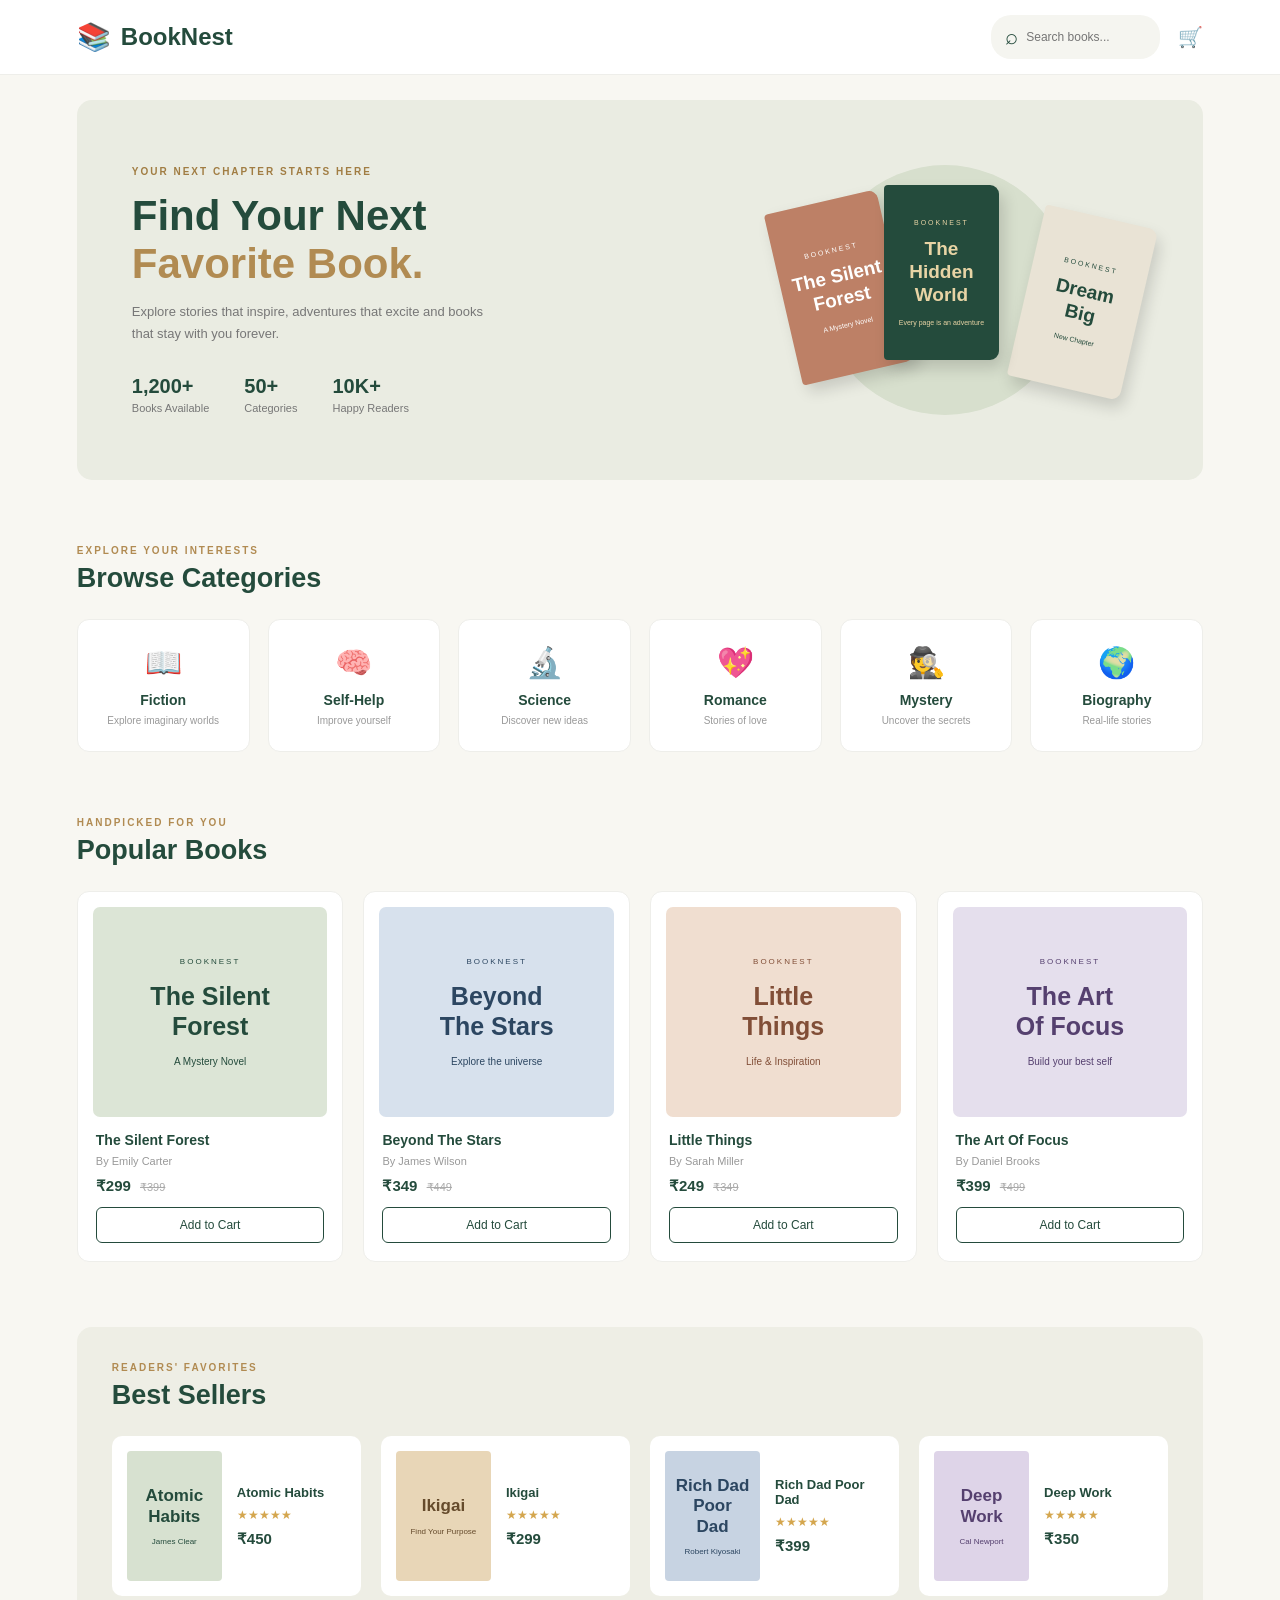
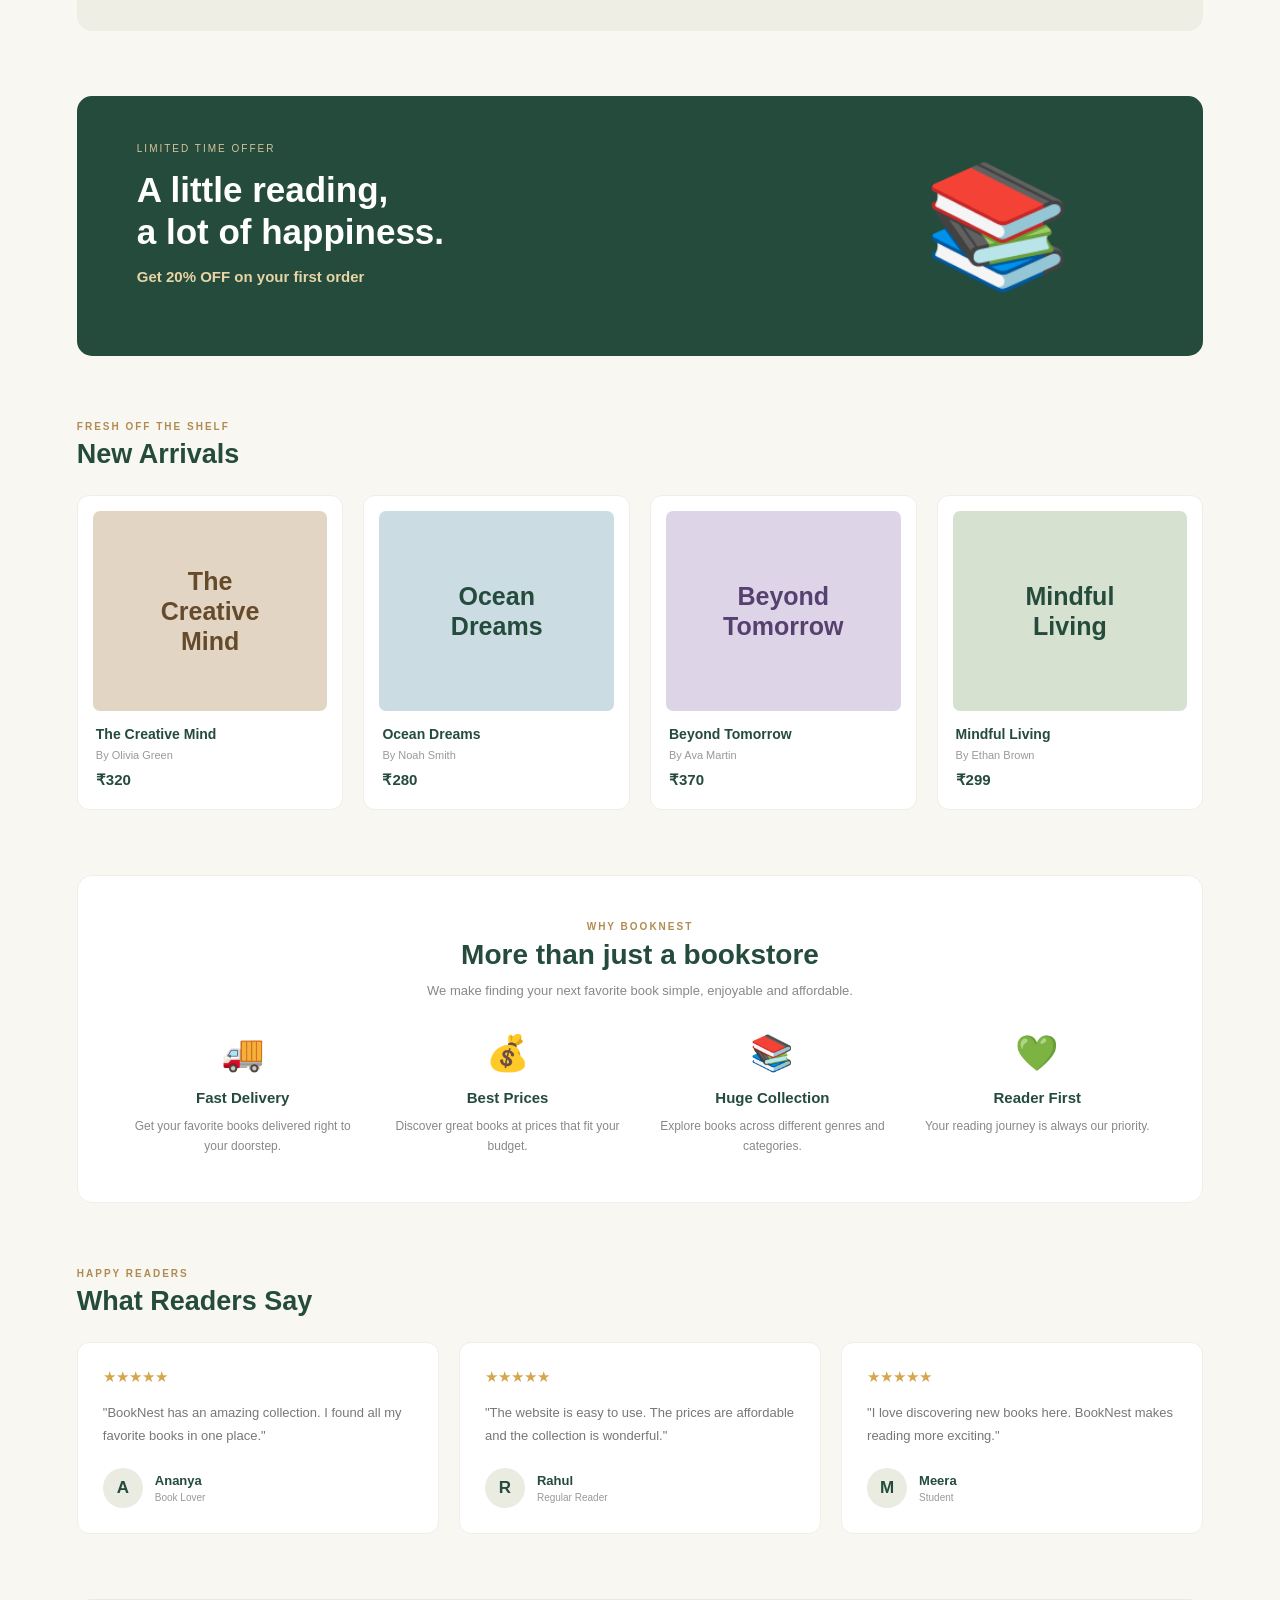
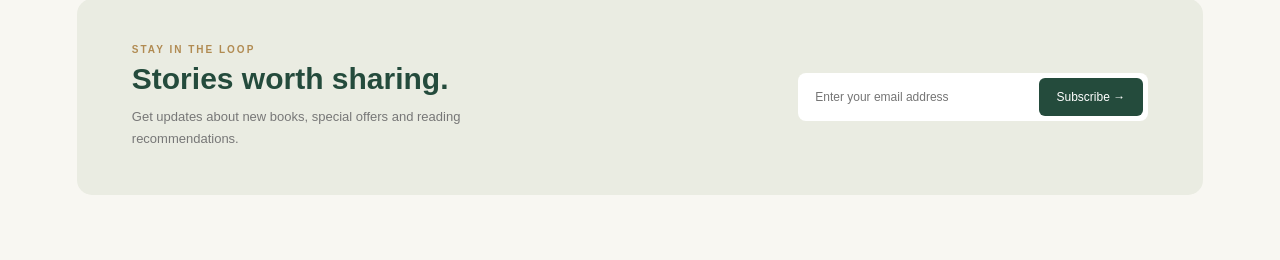
<file: html/index.html>
<!DOCTYPE html>
<html lang="en">
<head>
    <meta charset="UTF-8">
    <meta name="viewport" content="width=device-width, initial-scale=1.0">

    <title>BookNest | Home</title>

    <link rel="stylesheet" href="../css/index.css">
</head>

<body>

<!-- Navigation -->

<header class="navbar">

    <div class="logo">
        <span>📚</span>
        <h2>BookNest</h2>
    </div>

   
    <div class="nav-right">

        <div class="search-box">
            <span>⌕</span>
            <input type="text" id="searchInput"
                   placeholder="Search books...">
        </div>

        <a href="cart.html" class="cart">🛒</a>

        

    </div>

</header>


<!-- Hero Section -->

<section class="hero">

    <div class="hero-content">

        <p class="subtitle">
            YOUR NEXT CHAPTER STARTS HERE
        </p>

        <h1>
            Find Your Next<br>
            <span>Favorite Book.</span>
        </h1>

        <p class="hero-description">
            Explore stories that inspire, adventures
            that excite and books that stay with you
            forever.
        </p>

        

        <div class="stats">

            <div>
                <h3>1,200+</h3>
                <p>Books Available</p>
            </div>

            <div>
                <h3>50+</h3>
                <p>Categories</p>
            </div>

            <div>
                <h3>10K+</h3>
                <p>Happy Readers</p>
            </div>

        </div>

    </div>

    <div class="hero-image">

        <div class="circle"></div>

        <div class="hero-book book-a">
            <span>BOOKNEST</span>
            <h2>The Silent<br>Forest</h2>
            <p>A Mystery Novel</p>
        </div>

        <div class="hero-book book-b">
            <span>BOOKNEST</span>
            <h2>The Hidden<br>World</h2>
            <p>Every page is an adventure</p>
        </div>

        <div class="hero-book book-c">
            <span>BOOKNEST</span>
            <h2>Dream<br>Big</h2>
            <p>New Chapter</p>
        </div>

    </div>

</section>


<!-- Categories -->

<section class="categories section">

    <div class="section-heading">

        <div>
            <p class="section-label">EXPLORE YOUR INTERESTS</p>
            <h2>Browse Categories</h2>
        </div>

       

    </div>

    <div class="category-grid">

        <a href="fiction.html" class="category-card">
            <span>📖</span>
            <h3>Fiction</h3>
            <p>Explore imaginary worlds</p>
        </a>

        <a href="selfhelp.html" class="category-card">
            <span>🧠</span>
            <h3>Self-Help</h3>
            <p>Improve yourself</p>
        </a>

        <a href="science.html" class="category-card">
            <span>🔬</span>
            <h3>Science</h3>
            <p>Discover new ideas</p>
        </a>

        <a href="romance.html" class="category-card">
            <span>💖</span>
            <h3>Romance</h3>
            <p>Stories of love</p>
        </a>

        <a href="mystery.html" class="category-card">
            <span>🕵️</span>
            <h3>Mystery</h3>
            <p>Uncover the secrets</p>
        </a>

        <a href="bio.html" class="category-card">
            <span>🌍</span>
            <h3>Biography</h3>
            <p>Real-life stories</p>
        </a>

    </div>

</section>


<!-- Popular Books -->

<!-- Popular Books -->

<section class="popular section">

    <div class="section-heading">

        <div>
            <p class="section-label">HANDPICKED FOR YOU</p>
            <h2>Popular Books</h2>
        </div>

        

    </div>

    <div class="book-list">

        <div class="book-card">

            <div class="cover cover-one">
                <span>BOOKNEST</span>
                <h3>The Silent<br>Forest</h3>
                <p>A Mystery Novel</p>
            </div>

            <div class="book-info">
                <h3>The Silent Forest</h3>
                <p>By Emily Carter</p>

                <div class="price">
                    ₹299 <span>₹399</span>
                </div>

                <button class="add-cart"  onclick="addToCart(
    'The Silent Forest',
    'Emily Carter',
    299,
    'cover-blue',
    'Mystery'
)">
                    Add to Cart
                </button>
            </div>

        </div>

        <div class="book-card">

            <div class="cover cover-two">
                <span>BOOKNEST</span>
                <h3>Beyond<br>The Stars</h3>
                <p>Explore the universe</p>
            </div>

            <div class="book-info">
                <h3>Beyond The Stars</h3>
                <p>By James Wilson</p>

                <div class="price">
                    ₹349 <span>₹449</span>
                </div>

                <button class="add-cart"  onclick="addToCart(
    'Beyond The Stars',
    'James Wilson',
    349,
    'cover-sky',
    'Science Fiction'
)">
                    Add to Cart
                </button>
            </div>

        </div>

        <div class="book-card">

            <div class="cover cover-three">
                <span>BOOKNEST</span>
                <h3>Little<br>Things</h3>
                <p>Life & Inspiration</p>
            </div>

            <div class="book-info">
                <h3>Little Things</h3>
                <p>By Sarah Miller</p>

                <div class="price">
                    ₹249 <span>₹349</span>
                </div>

                <button class="add-cart"  onclick="addToCart(
    'Little Things',
    'Sarah Miller',
    249,
    'cover-pink',
    'Self Help'
)">
                    Add to Cart
                </button>
            </div>

        </div>

        <div class="book-card">

            <div class="cover cover-four">
                <span>BOOKNEST</span>
                <h3>The Art<br>Of Focus</h3>
                <p>Build your best self</p>
            </div>

            <div class="book-info">
                <h3>The Art Of Focus</h3>
                <p>By Daniel Brooks</p>

                <div class="price">
                    ₹399 <span>₹499</span>
                </div>

                <button class="add-cart"  onclick="addToCart(
    'The Art Of Focus',
    'Daniel Brooks',
    399,
    'cover-purple',
    'Self Help'
)" >
                    Add to Cart
                </button>
            </div>

        </div>

    </div>

</section>



<!-- Best Sellers -->

<section class="bestsellers section">

    <div class="section-heading">

        <div>
            <p class="section-label">READERS' FAVORITES</p>
            <h2>Best Sellers</h2>
        </div>

        

    </div>

    <div class="best-grid">

        <div class="best-card">
            <div class="best-cover best-one">
                <h3>Atomic<br>Habits</h3>
                <p>James Clear</p>
            </div>

            <div class="best-info">
                <h3>Atomic Habits</h3>
                <p>★★★★★</p>
                <h4>₹450</h4>
            </div>
        </div>

        <div class="best-card">
            <div class="best-cover best-two">
                <h3>Ikigai</h3>
                <p>Find Your Purpose</p>
            </div>

            <div class="best-info">
                <h3>Ikigai</h3>
                <p>★★★★★</p>
                <h4>₹299</h4>
            </div>
        </div>

        <div class="best-card">
            <div class="best-cover best-three">
                <h3>Rich Dad<br>Poor Dad</h3>
                <p>Robert Kiyosaki</p>
            </div>

            <div class="best-info">
                <h3>Rich Dad Poor Dad</h3>
                <p>★★★★★</p>
                <h4>₹399</h4>
            </div>
        </div>

        <div class="best-card">
            <div class="best-cover best-four">
                <h3>Deep<br>Work</h3>
                <p>Cal Newport</p>
            </div>

            <div class="best-info">
                <h3>Deep Work</h3>
                <p>★★★★★</p>
                <h4>₹350</h4>
            </div>
        </div>

    </div>

</section>


<!-- Offer Banner -->

<section class="offer section">

    <div class="offer-content">

        <p>LIMITED TIME OFFER</p>

        <h2>
            A little reading,<br>
            a lot of happiness.
        </h2>

        <h3>Get 20% OFF on your first order</h3>

        
    </div>

    <div class="offer-icon">
        📚
    </div>

</section>


<!-- New Arrivals -->

<section class="new-arrivals section">

    <div class="section-heading">

        <div>
            <p class="section-label">FRESH OFF THE SHELF</p>
            <h2>New Arrivals</h2>
        </div>

        

    </div>

    <div class="new-grid">

        <div class="new-card">
            <div class="new-cover new-one">
                <h3>The<br>Creative<br>Mind</h3>
            </div>

            <div class="new-info">
                <h3>The Creative Mind</h3>
                <p>By Olivia Green</p>
                <h4>₹320</h4>
            </div>
        </div>

        <div class="new-card">
            <div class="new-cover new-two">
                <h3>Ocean<br>Dreams</h3>
            </div>

            <div class="new-info">
                <h3>Ocean Dreams</h3>
                <p>By Noah Smith</p>
                <h4>₹280</h4>
            </div>
        </div>

        <div class="new-card">
            <div class="new-cover new-three">
                <h3>Beyond<br>Tomorrow</h3>
            </div>

            <div class="new-info">
                <h3>Beyond Tomorrow</h3>
                <p>By Ava Martin</p>
                <h4>₹370</h4>
            </div>
        </div>

        <div class="new-card">
            <div class="new-cover new-four">
                <h3>Mindful<br>Living</h3>
            </div>

            <div class="new-info">
                <h3>Mindful Living</h3>
                <p>By Ethan Brown</p>
                <h4>₹299</h4>
            </div>
        </div>

    </div>

</section>


<!-- Why BookNest -->

<section class="why section">

    <div class="why-heading">
        <p class="section-label">WHY BOOKNEST</p>
        <h2>More than just a bookstore</h2>
        <p>
            We make finding your next favorite book
            simple, enjoyable and affordable.
        </p>
    </div>

    <div class="why-grid">

        <div class="why-card">
            <span>🚚</span>
            <h3>Fast Delivery</h3>
            <p>
                Get your favorite books delivered
                right to your doorstep.
            </p>
        </div>

        <div class="why-card">
            <span>💰</span>
            <h3>Best Prices</h3>
            <p>
                Discover great books at prices
                that fit your budget.
            </p>
        </div>

        <div class="why-card">
            <span>📚</span>
            <h3>Huge Collection</h3>
            <p>
                Explore books across different
                genres and categories.
            </p>
        </div>

        <div class="why-card">
            <span>💚</span>
            <h3>Reader First</h3>
            <p>
                Your reading journey is
                always our priority.
            </p>
        </div>

    </div>

</section>


<!-- Customer Reviews -->

<section class="reviews section">

    <div class="section-heading">

        <div>
            <p class="section-label">HAPPY READERS</p>
            <h2>What Readers Say</h2>
        </div>

    </div>

    <div class="review-grid">

        <div class="review-card">
            <p class="stars">★★★★★</p>

            <p class="review-text">
                "BookNest has an amazing collection.
                I found all my favorite books in one place."
            </p>

            <div class="review-user">
                <div class="avatar">A</div>

                <div>
                    <h3>Ananya</h3>
                    <p>Book Lover</p>
                </div>
            </div>
        </div>

        <div class="review-card">
            <p class="stars">★★★★★</p>

            <p class="review-text">
                "The website is easy to use.
                The prices are affordable and the
                collection is wonderful."
            </p>

            <div class="review-user">
                <div class="avatar">R</div>

                <div>
                    <h3>Rahul</h3>
                    <p>Regular Reader</p>
                </div>
            </div>
        </div>

        <div class="review-card">
            <p class="stars">★★★★★</p>

            <p class="review-text">
                "I love discovering new books here.
                BookNest makes reading more exciting."
            </p>

            <div class="review-user">
                <div class="avatar">M</div>

                <div>
                    <h3>Meera</h3>
                    <p>Student</p>
                </div>
            </div>
        </div>

    </div>

</section>


<!-- Newsletter -->

<section class="newsletter">

    <div>
        <p class="section-label">STAY IN THE LOOP</p>

        <h2>Stories worth sharing.</h2>

        <p>
            Get updates about new books,
            special offers and reading recommendations.
        </p>
    </div>

    <form id="newsletterForm">

        <input type="email"
               id="newsletterEmail"
               placeholder="Enter your email address"
               required>

        <button type="submit">
            Subscribe →
        </button>

    </form>

</section>





<script src="../js/index.js"></script>
<script src="../js/cart.js"></script>

</body>
</html>
</file>
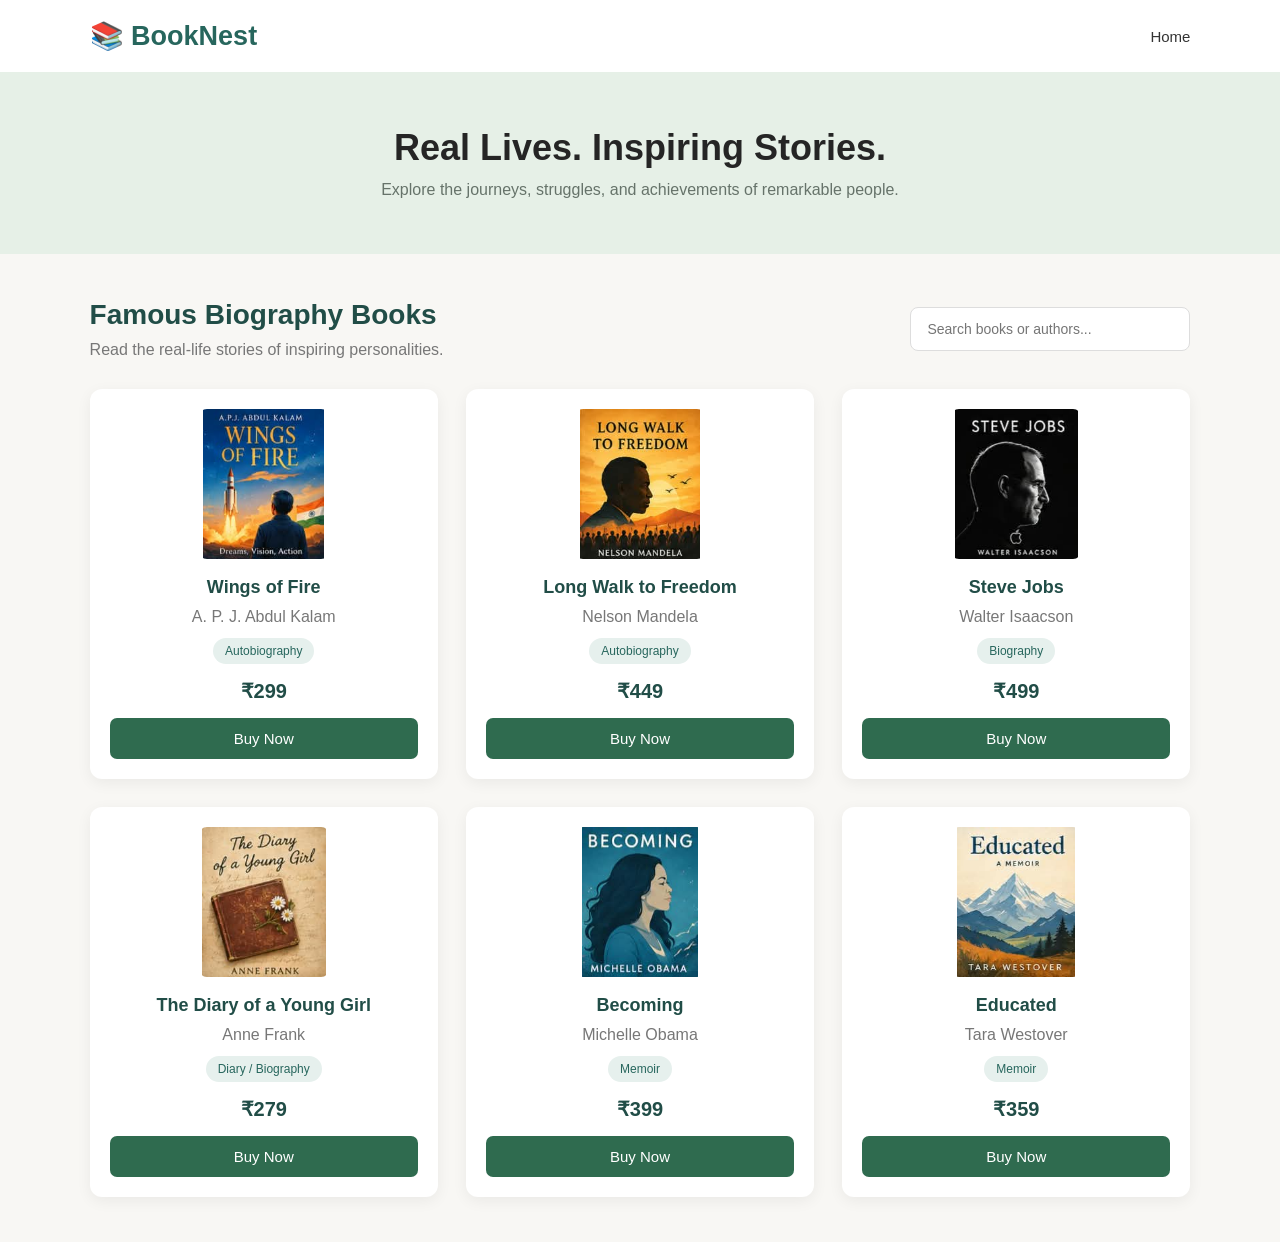
<file: html/bio.html>
<!DOCTYPE html>
<html lang="en">
<head>
    <meta charset="UTF-8">
    <meta name="viewport" content="width=device-width, initial-scale=1.0">
    <title>BookNest | Biography Books</title>
    <link rel="stylesheet" href="../css/bio.css">
</head>
<body>

    <header class="navbar">
        <h2 class="logo">📚 BookNest</h2>

        <nav>
            <a href="index.html">Home</a>
            
        </nav>
    </header>

    <section class="hero">
        <div>
            <h1>Real Lives. Inspiring Stories.</h1>
            <p>Explore the journeys, struggles, and achievements of remarkable people.</p>
        </div>
    </section>

    <section class="books-section">

        <div class="section-heading">
            <div>
                <h2>Famous Biography Books</h2>
                <p>Read the real-life stories of inspiring personalities.</p>
            </div>

            <input
                type="text"
                id="searchInput"
                placeholder="Search books or authors..."
            >
        </div>

        <div class="book-container" id="bookContainer">

            <div class="book-card">
                <div class="book-cover">
                    <img src="../images/wings.jpeg" alt="Wings of Fire">
                </div>
                <h3>Wings of Fire</h3>
                <p>A. P. J. Abdul Kalam</p>
                <span class="genre">Autobiography</span>
                <h4>₹299</h4>
                <button class="buy-btn"
                    onclick="buyBook('Wings of Fire','A. P. J. Abdul Kalam',299,'../images/wings.jpeg','Autobiography')">
                    Buy Now
                </button>
            </div>

            <div class="book-card">
                <div class="book-cover">
                    <img src="../images/long.jpeg"
                         alt="Long Walk to Freedom">
                </div>
                <h3>Long Walk to Freedom</h3>
                <p>Nelson Mandela</p>
                <span class="genre">Autobiography</span>
                <h4>₹449</h4>
                <button class="buy-btn"
                    onclick="buyBook('Long Walk to Freedom','Nelson Mandela',449,'../images/long.jpeg','Autobiography')">
                    Buy Now
                </button>
            </div>

            <div class="book-card">
                <div class="book-cover">
                    <img src="../images/jobs.jpeg" alt="Steve Jobs">
                </div>
                <h3>Steve Jobs</h3>
                <p>Walter Isaacson</p>
                <span class="genre">Biography</span>
                <h4>₹499</h4>
                <button class="buy-btn"
                    onclick="buyBook('Steve Jobs','Walter Isaacson',499,'../images/jobs.jpeg','Biography')">
                    Buy Now
                </button>
            </div>

            <div class="book-card">
                <div class="book-cover">
                    <img src="../images/diary.jpeg"
                         alt="The Diary of a Young Girl">
                </div>
                <h3>The Diary of a Young Girl</h3>
                <p>Anne Frank</p>
                <span class="genre">Diary / Biography</span>
                <h4>₹279</h4>
                <button class="buy-btn"
                    onclick="buyBook('The Diary of a Young Girl','Anne Frank',279,'../images/diary.jpeg','Diary / Biography')">
                    Buy Now
                </button>
            </div>

            <div class="book-card">
                <div class="book-cover">
                    <img src="../images/becoming.jpeg" alt="Becoming">
                </div>
                <h3>Becoming</h3>
                <p>Michelle Obama</p>
                <span class="genre">Memoir</span>
                <h4>₹399</h4>
                <button class="buy-btn"
                    onclick="buyBook('Becoming','Michelle Obama',399,'../images/becoming.jpeg','Memoir')">
                    Buy Now
                </button>
            </div>

            <div class="book-card">
                <div class="book-cover">
                    <img src="../images/educated.jpeg" alt="Educated">
                </div>
                <h3>Educated</h3>
                <p>Tara Westover</p>
                <span class="genre">Memoir</span>
                <h4>₹359</h4>
                <button class="buy-btn"
                    onclick="buyBook('Educated','Tara Westover',359,'../images/educated.jpeg','Memoir')">
                    Buy Now
                </button>
            </div>

        </div>

        <p id="noBooks">No books found.</p>

    </section>

    <script src="../js/bio.js"></script>
</body>
</html>
</file>
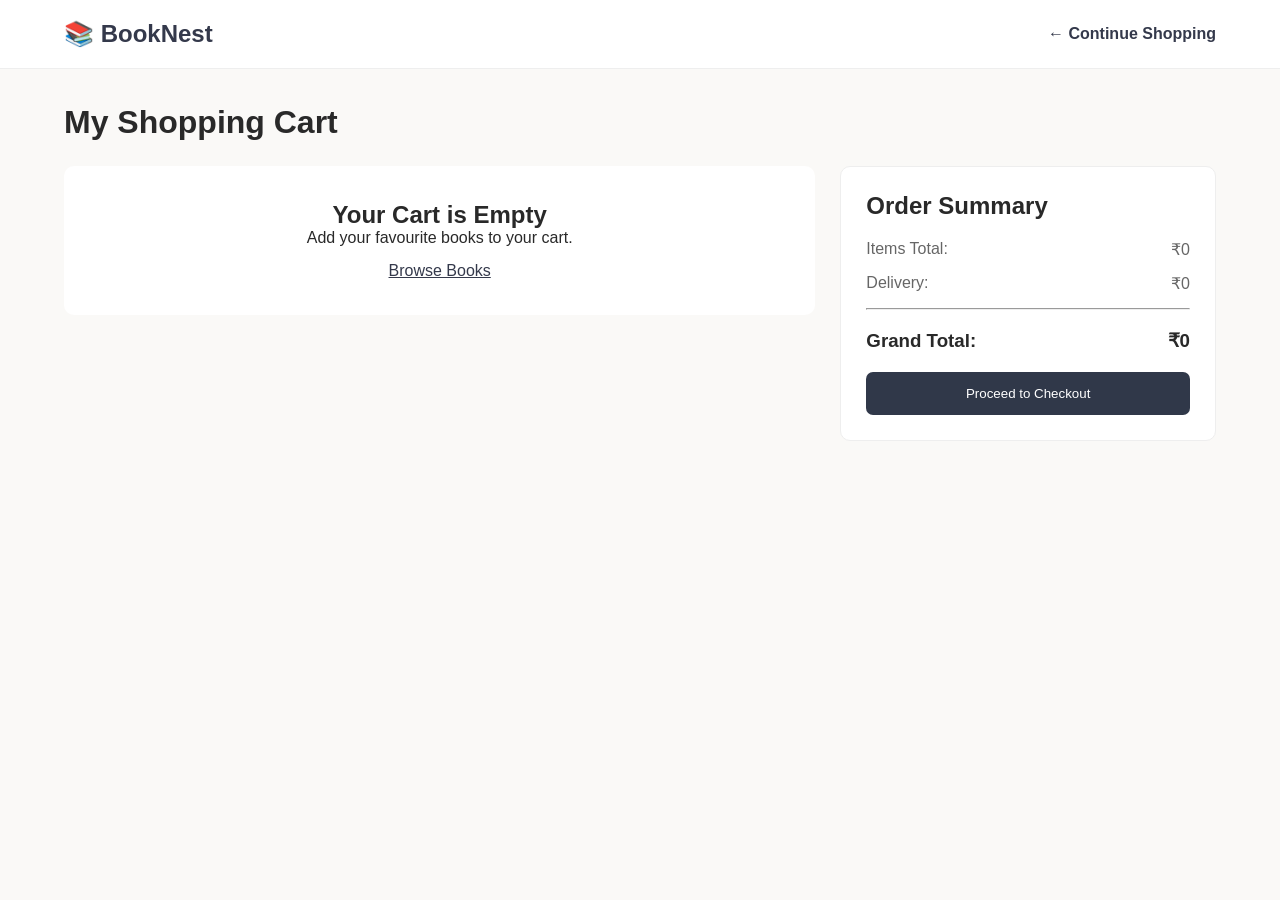
<file: html/cart.html>
<!DOCTYPE html>
<html lang="en">
<head>
    <meta charset="UTF-8">
    <meta name="viewport" content="width=device-width, initial-scale=1.0">
    <title>BookNest | My Cart</title>
    <link rel="stylesheet" href="../css/cart.css">
</head>
<body>

<header class="navbar">
    <h2>📚 BookNest</h2>
    <a href="index.html">← Continue Shopping</a>
</header>

<main class="cart-container">

    <h1>My Shopping Cart</h1>

    <div class="cart-layout">

        <div id="cartItems"></div>

        <div class="summary">
            <h2>Order Summary</h2>

            <p>Items Total: <span id="itemsTotal">₹0</span></p>
            <p>Delivery: <span id="delivery">₹0</span></p>

            <hr>

            <h3>Grand Total: <span id="grandTotal">₹0</span></h3>

            <button onclick="checkout()">Proceed to Checkout</button>
        </div>

    </div>

</main>

<script src="../js/cart.js"></script>
<script src="../js/cart-page.js"></script>

</body>
</html>
</file>
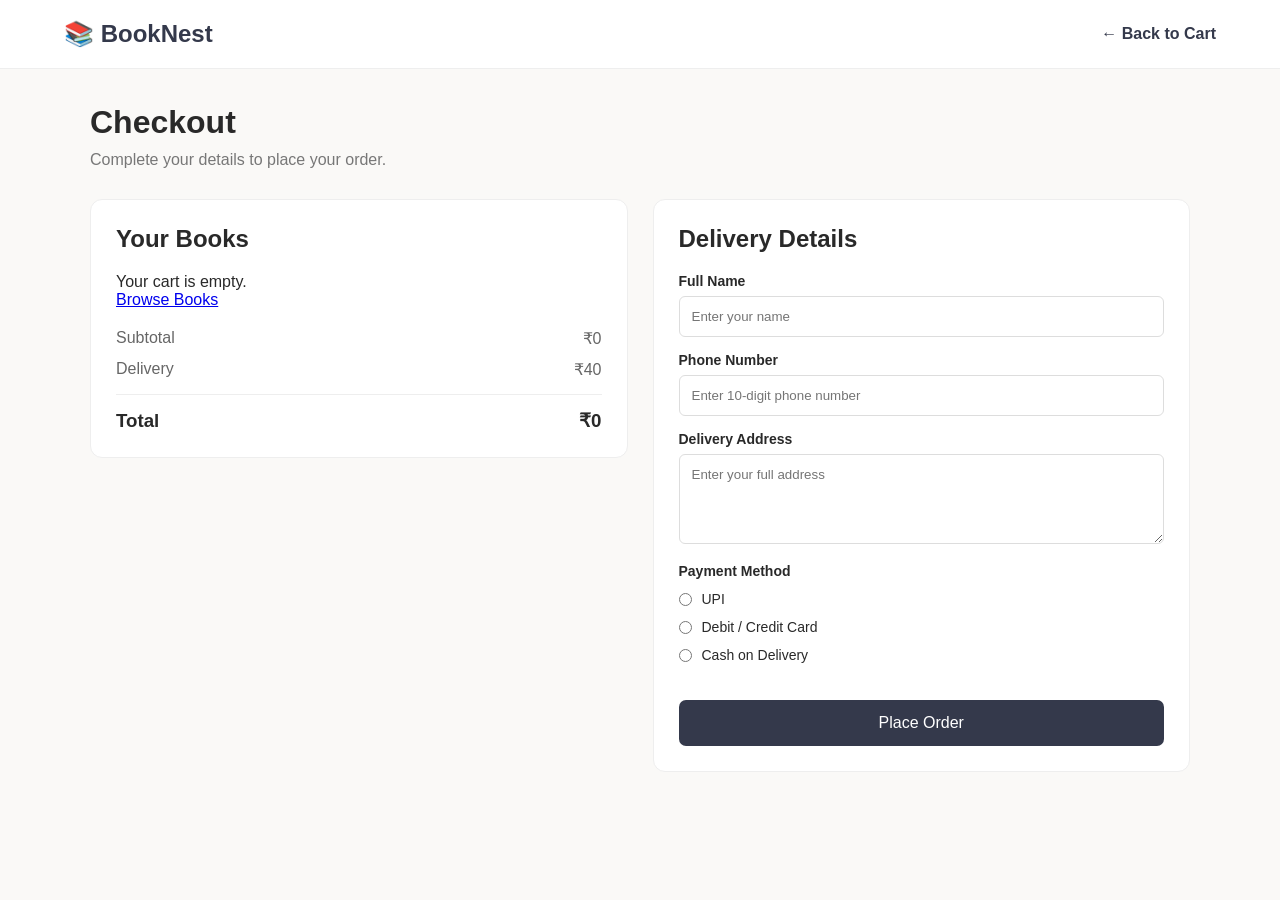
<file: html/corder.html>
<!DOCTYPE html>
<html lang="en">
<head>
    <meta charset="UTF-8">
    <meta name="viewport" content="width=device-width, initial-scale=1.0">
    <title>BookNest | Checkout</title>
    <link rel="stylesheet" href="../css/corder.css">
</head>
<body>

<header class="navbar">
    <h2>📚 BookNest</h2>
    <a href="cart.html">← Back to Cart</a>
</header>

<main class="checkout-container">

    <h1>Checkout</h1>
    <p class="subtitle">Complete your details to place your order.</p>

    <div class="checkout-layout">

        <!-- Order Summary -->
        <section class="order-summary">
            <h2>Your Books</h2>

            <div id="orderBooks"></div>

            <div class="total-box">
                <p>Subtotal <span id="subtotal">₹0</span></p>
                <p>Delivery <span id="delivery">₹40</span></p>
                <h3>Total <span id="total">₹0</span></h3>
            </div>
        </section>

        <!-- Customer Form -->
        <section class="customer-form">
            <h2>Delivery Details</h2>

            <form id="orderForm">

                <label>Full Name</label>
                <input type="text" id="customerName"
                       placeholder="Enter your name" required>

                <label>Phone Number</label>
                <input type="tel" id="phone"
                       placeholder="Enter 10-digit phone number"
                       pattern="[0-9]{10}" required>

                <label>Delivery Address</label>
                <textarea id="address"
                          placeholder="Enter your full address"
                          required></textarea>

                <label>Payment Method</label>

                <div class="payment-option">
                    <input type="radio" name="payment"
                           value="UPI" id="upi" required>
                    <label for="upi">UPI</label>
                </div>

                <div class="payment-option">
                    <input type="radio" name="payment"
                           value="Debit/Credit Card" id="card">
                    <label for="card">Debit / Credit Card</label>
                </div>

                <div class="payment-option">
                    <input type="radio" name="payment"
                           value="Cash on Delivery" id="cod">
                    <label for="cod">Cash on Delivery</label>
                </div>

                <div id="upiBox" class="upi-box">
                    <label>UPI ID</label>
                    <input type="text" id="upiId"
                           placeholder="example@upi">
                </div>

                <button type="submit" id="placeOrderBtn">
                    Place Order
                </button>

            </form>

            <div id="confirmation" class="confirmation">
                <h2>🎉 Order Confirmed!</h2>
                <p>Your order has been placed successfully.</p>
                <p id="orderNumber"></p>

                

                <a href="home.html" class="continue-btn">
                    Continue Shopping
                </a>
            </div>

        </section>

    </div>

</main>

<script src="../js/cart.js"></script>
<script src="../js/corder.js"></script>

</body>
</html>
</file>
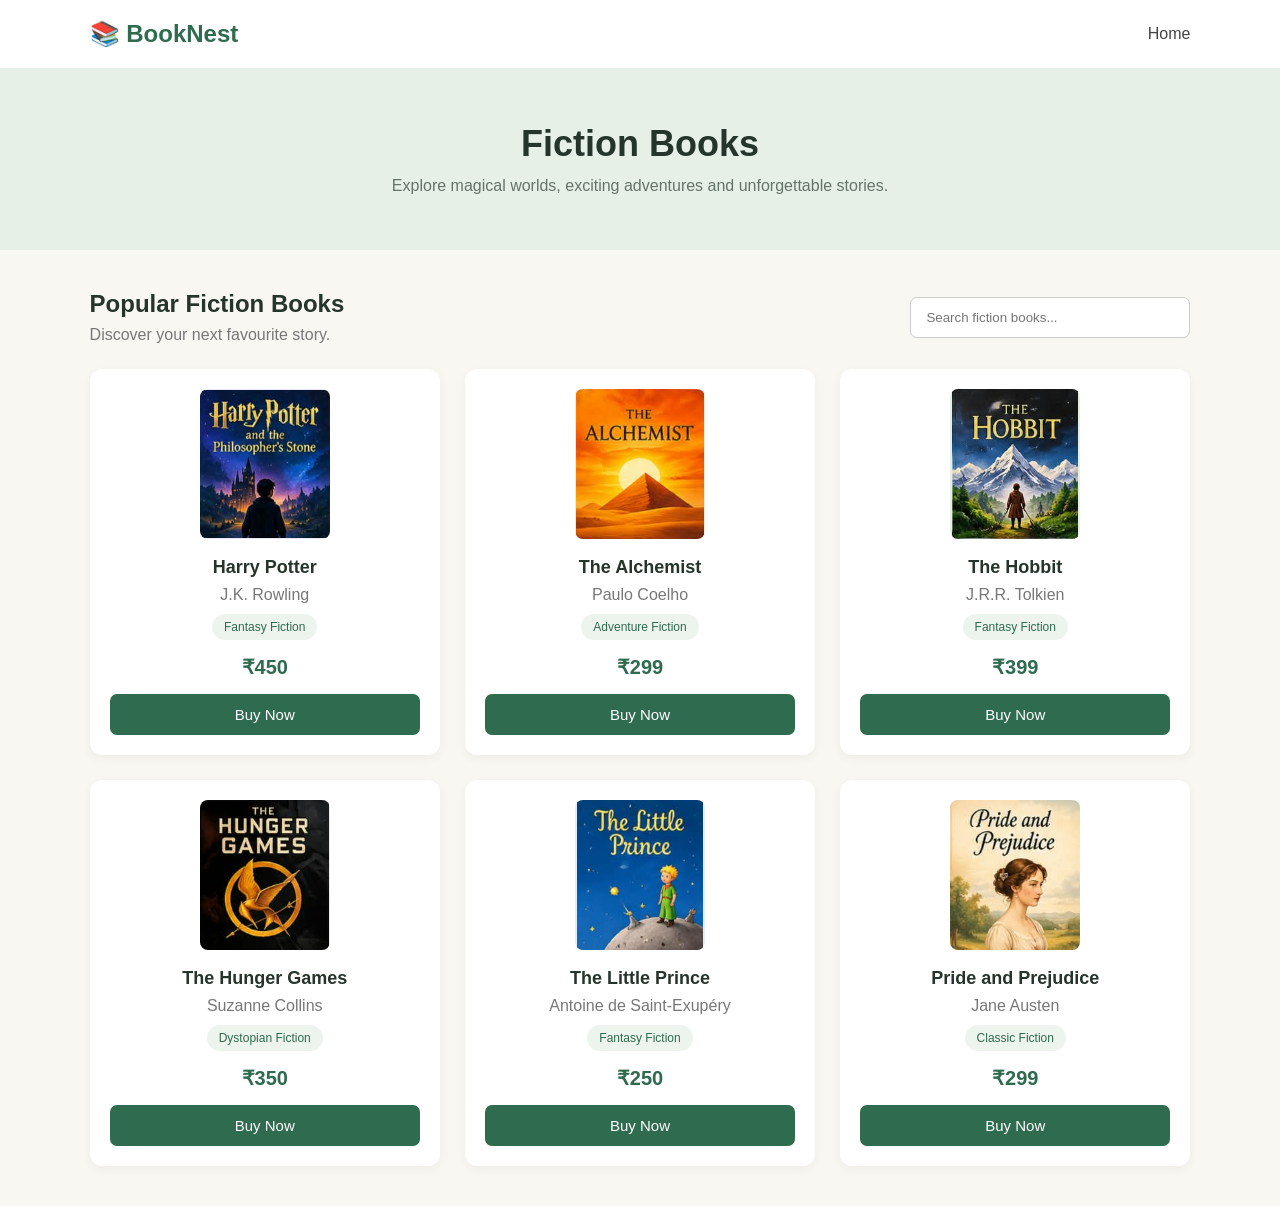
<file: html/fiction.html>
<!DOCTYPE html>
<html lang="en">
<head>
    <meta charset="UTF-8">
    <meta name="viewport" content="width=device-width, initial-scale=1.0">
    <title>BookNest | Fiction Books</title>
    <link rel="stylesheet" href="../css/fiction.css">
</head>
<body>

<header class="navbar">
    <h2>📚 BookNest</h2>

    <nav>
        <a href="index.html">Home</a>
        
    </nav>
</header>

<section class="hero">
    <h1>Fiction Books</h1>
    <p>Explore magical worlds, exciting adventures and unforgettable stories.</p>
</section>

<section class="books-section">

    <div class="section-heading">
        <div>
            <h2>Popular Fiction Books</h2>
            <p>Discover your next favourite story.</p>
        </div>

        <input type="text" id="searchInput"
               placeholder="Search fiction books...">
    </div>

    <div class="book-container" id="bookContainer">

        <div class="book-card">
            <div class="book-cover cover1">
                <img src="../images/harry2.jpeg" alt="Harry Potter book">
            </div>
            <h3>Harry Potter</h3>
            <p>J.K. Rowling</p>
            <span>Fantasy Fiction</span>
            <h4>₹450</h4>
            <button class="buy-btn"  onclick="buyBook('Harry Potter','J.K.Rowling',450,'../images/harrypotter.jpeg','Fantasy Fiction')">
                Buy Now</button>
        </div>

        <div class="book-card">
            <div class="book-cover cover2">
                <img src="../images/alchemist1.jpeg" alt="The Alchemist book">
            </div>
            <h3>The Alchemist</h3>
            <p>Paulo Coelho</p>
            <span>Adventure Fiction</span>
            <h4>₹299</h4>
            <button class="buy-btn"  onclick="buyBook('The Alchemist','Paulo Coelho',299,'../images/alchemist.jpeg','Adventure Fiction')">Buy Now</button>
        </div>

        <div class="book-card">
            <div class="book-cover cover3">
                <img src="../images/hobbit1.jpeg" alt="The Hobbit book">
            </div>
            <h3>The Hobbit</h3>
            <p>J.R.R. Tolkien</p>
            <span>Fantasy Fiction</span>
            <h4>₹399</h4>
            <button class="buy-btn"  onclick="buyBook('The Hobbit','J.R.R.Tolktien',399,'../images/hobbit.jpeg','Fantasy Fiction')">Buy Now</button>
        </div>

        <div class="book-card">
            <div class="book-cover cover4">
                <img src="../images/hunger.jpeg" alt="The Hunger Games book">
            </div>
            <h3>The Hunger Games</h3>
            <p>Suzanne Collins</p>
            <span>Dystopian Fiction</span>
            <h4>₹350</h4>
            <button class="buy-btn"  onclick="buyBook('The Hunger Games','Suzanne Collins',350,'../images/hunger.jpeg','Dystopian Fiction')">Buy Now</button>
        </div>

        <div class="book-card">
            <div class="book-cover cover5">
                <img src="../images/little.jpeg" alt="The Little Prince book">
            </div>
            <h3>The Little Prince</h3>
            <p>Antoine de Saint-Exupéry</p>
            <span>Fantasy Fiction</span>
            <h4>₹250</h4>
            <button class="buy-btn"  onclick="buyBook('The Little Prince','Antoine de Saint-Exupéry',250,'../images/little.jpeg','Fantasy Fiction')">Buy Now</button>
        </div>

        <div class="book-card">
            <div class="book-cover cover6">
                <img src="../images/pride.jpeg" alt="Pride and Prejudice book">
            </div>
            <h3>Pride and Prejudice</h3>
            <p>Jane Austen</p>
            <span>Classic Fiction</span>
            <h4>₹299</h4>
            <button class="buy-btn"  onclick="buyBook('Pride and Prejudice','Jane Austen',299,'../images/pride.jpeg','Classic Fiction')">Buy Now</button>
        </div>

    </div>

    <p id="noBooks">No books found.</p>

</section>


<script src="../js/fiction.js"></script>
</body>
</html>
</file>
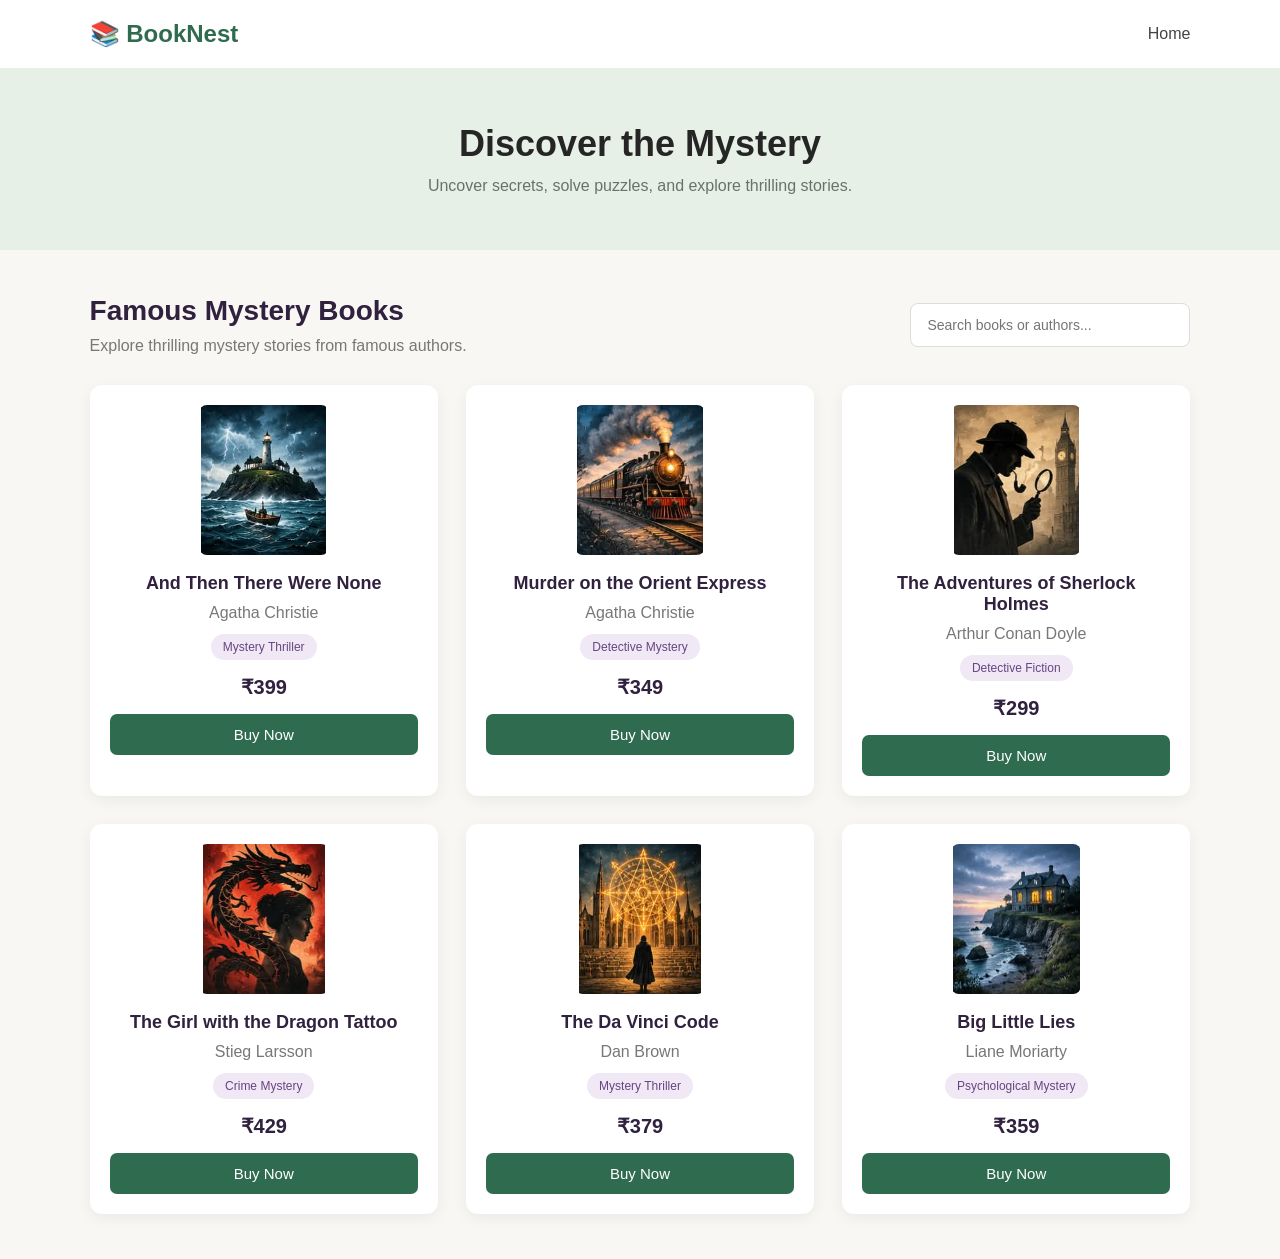
<file: html/mystery.html>
<!DOCTYPE html>
<html lang="en">
<head>
    <meta charset="UTF-8">
    <meta name="viewport" content="width=device-width, initial-scale=1.0">
    <title>BookNest | Mystery Books</title>
    <link rel="stylesheet" href="../css/mystery.css">
</head>
<body>

    <header class="navbar">
        <h2 class="logo">📚 BookNest</h2>

        <nav>
            <a href="index.html">Home</a>
            
        </nav>
    </header>

    <section class="hero">
        <div>
            <h1>Discover the Mystery</h1>
            <p>Uncover secrets, solve puzzles, and explore thrilling stories.</p>
        </div>
    </section>

    <section class="books-section">

        <div class="section-heading">
            <div>
                <h2>Famous Mystery Books</h2>
                <p>Explore thrilling mystery stories from famous authors.</p>
            </div>

            <input
                type="text"
                id="searchInput"
                placeholder="Search books or authors..."
            >
        </div>

        <div class="book-container" id="bookContainer">

            <div class="book-card">
                <div class="book-cover cover1">
                    <img src="../images/none.jpeg"
                         alt="And Then There Were None">
                </div>
                <h3>And Then There Were None</h3>
                <p>Agatha Christie</p>
                <span class="genre">Mystery Thriller</span>
                <h4>₹399</h4>
                <button class="buy-btn"
                        onclick="buyBook('And Then There Were None','Agatha Christie',399,'../images/none.jpeg','Mystery Thriller')">
                    Buy Now
                </button>
            </div>

            <div class="book-card">
                <div class="book-cover cover2">
                    <img src="../images/murder.jpeg"
                         alt="Murder on the Orient Express">
                </div>
                <h3>Murder on the Orient Express</h3>
                <p>Agatha Christie</p>
                <span class="genre">Detective Mystery</span>
                <h4>₹349</h4>
                <button class="buy-btn"
                        onclick="buyBook('Murder on the Orient Express','Agatha Christie',349,'../images/murder.jpeg','Detective Mystery')">
                    Buy Now
                </button>
            </div>

            <div class="book-card">
                <div class="book-cover cover3">
                    <img src="../images/sherlock.jpeg"
                         alt="The Adventures of Sherlock Holmes">
                </div>
                <h3>The Adventures of Sherlock Holmes</h3>
                <p>Arthur Conan Doyle</p>
                <span class="genre">Detective Fiction</span>
                <h4>₹299</h4>
                <button class="buy-btn"
                        onclick="buyBook('The Adventures of Sherlock Holmes','Arthur Conan Doyle',299,'../images/sherlock.jpeg','Detective Fiction')">
                    Buy Now
                </button>
            </div>

            <div class="book-card">
                <div class="book-cover cover4">
                    <img src="../images/tatto.jpeg"
                         alt="The Girl with the Dragon Tattoo">
                </div>
                <h3>The Girl with the Dragon Tattoo</h3>
                <p>Stieg Larsson</p>
                <span class="genre">Crime Mystery</span>
                <h4>₹429</h4>
                <button class="buy-btn"
                        onclick="buyBook('The Girl with the Dragon Tattoo','Stieg Larsson',429,'../images/tatto.jpeg','Crime Mystery')">
                    Buy Now
                </button>
            </div>

            <div class="book-card">
                <div class="book-cover cover5">
                    <img src="../images/code.jpeg"
                         alt="The Da Vinci Code">
                </div>
                <h3>The Da Vinci Code</h3>
                <p>Dan Brown</p>
                <span class="genre">Mystery Thriller</span>
                <h4>₹379</h4>
                <button class="buy-btn"
                        onclick="buyBook('The Da Vinci Code','Dan Brown',379,'../images/code.jpeg','Mystery Thriller')">
                    Buy Now
                </button>
            </div>

            <div class="book-card">
                <div class="book-cover cover6">
                    <img src="../images/lies.jpeg"
                         alt="Big Little Lies">
                </div>
                <h3>Big Little Lies</h3>
                <p>Liane Moriarty</p>
                <span class="genre">Psychological Mystery</span>
                <h4>₹359</h4>
                <button class="buy-btn"
                        onclick="buyBook('Big Little Lies','Liane Moriarty',359,'../images/lies.jpeg','Psychological Mystery')">
                    Buy Now
                </button>
            </div>

        </div>

        <p id="noBooks">No books found.</p>

    </section>

    <script src="../js/mystery.js"></script>
</body>
</html>
</file>
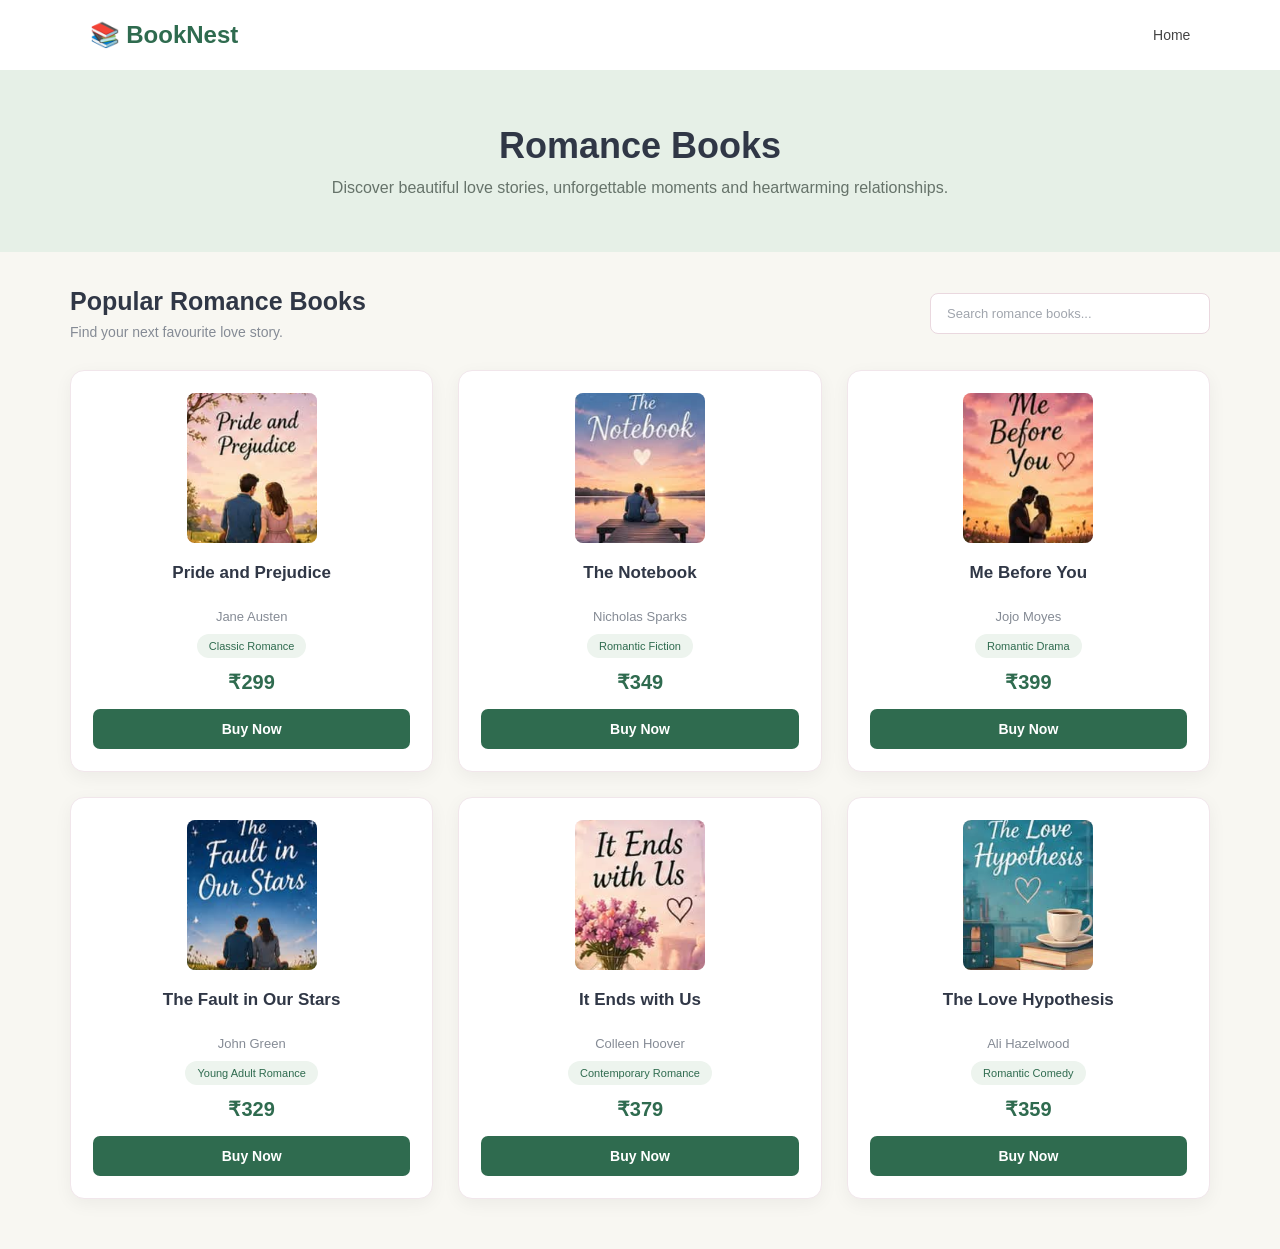
<file: html/romance.html>
<!DOCTYPE html>
<html lang="en">
<head>
    <meta charset="UTF-8">
    <meta name="viewport" content="width=device-width, initial-scale=1.0">

    <title>BookNest | Romance Books</title>

    <link rel="stylesheet" href="../css/romance.css">
</head>

<body>

<header class="navbar">
    <h2>📚 BookNest</h2>

    <nav>
        <a href="index.html">Home</a>
        
    </nav>
</header>

<section class="hero">
    <h1>Romance Books</h1>

    <p>
        Discover beautiful love stories, unforgettable moments
        and heartwarming relationships.
    </p>
</section>

<section class="books-section">

    <div class="section-heading">
        <div>
            <h2>Popular Romance Books</h2>
            <p>Find your next favourite love story.</p>
        </div>

        <input
            type="text"
            id="searchInput"
            placeholder="Search romance books..."
        >
    </div>

    <div class="book-container" id="bookContainer">

        <!-- Book 1 -->
        <div class="book-card">
            <div class="book-cover cover1">
                <img src="../images/prejudice.jpeg"
                     alt="Pride and Prejudice">
            </div>

            <h3>Pride and Prejudice</h3>
            <p>Jane Austen</p>
            <span>Classic Romance</span>
            <h4>₹299</h4>

            <button class="buy-btn"
                onclick="buyBook('Pride and Prejudice','Jane Austen',299,'../images/prejudice.jpeg','Classic Romance')">
                Buy Now
            </button>
        </div>

        <!-- Book 2 -->
        <div class="book-card">
            <div class="book-cover cover2">
                <img src="../images/notebook.jpeg"
                     alt="The Notebook">
            </div>

            <h3>The Notebook</h3>
            <p>Nicholas Sparks</p>
            <span>Romantic Fiction</span>
            <h4>₹349</h4>

            <button class="buy-btn"
                onclick="buyBook('The Notebook','Nicholas Sparks',349,'../images/notebook.jpeg','Romantic Fiction')">
                Buy Now
            </button>
        </div>

        <!-- Book 3 -->
        <div class="book-card">
            <div class="book-cover cover3">
                <img src="../images/before.jpeg"
                     alt="Me Before You">
            </div>

            <h3>Me Before You</h3>
            <p>Jojo Moyes</p>
            <span>Romantic Drama</span>
            <h4>₹399</h4>

            <button class="buy-btn"
                onclick="buyBook('Me Before You','Jojo Moyes',399,'../images/before.jpeg','Romantic Drama')">
                Buy Now
            </button>
        </div>

        <!-- Book 4 -->
        <div class="book-card">
            <div class="book-cover cover4">
                <img src="../images/fault.jpeg"
                     alt="The Fault in Our Stars">
            </div>

            <h3>The Fault in Our Stars</h3>
            <p>John Green</p>
            <span>Young Adult Romance</span>
            <h4>₹329</h4>

            <button class="buy-btn"
                onclick="buyBook('The Fault in Our Stars','John Green',329,'../images/fault.jpeg','Young Adult Romance')">
                Buy Now
            </button>
        </div>

        <!-- Book 5 -->
        <div class="book-card">
            <div class="book-cover cover5">
                <img src="../images/end.jpeg"
                     alt="It Ends with Us">
            </div>

            <h3>It Ends with Us</h3>
            <p>Colleen Hoover</p>
            <span>Contemporary Romance</span>
            <h4>₹379</h4>

            <button class="buy-btn"
                onclick="buyBook('It Ends with Us','Colleen Hoover',379,'../images/end.jpeg','Contemporary Romance')">
                Buy Now
            </button>
        </div>

        <!-- Book 6 -->
        <div class="book-card">
            <div class="book-cover cover6">
                <img src="../images/love.jpeg"
                     alt="The Love Hypothesis">
            </div>

            <h3>The Love Hypothesis</h3>
            <p>Ali Hazelwood</p>
            <span>Romantic Comedy</span>
            <h4>₹359</h4>

            <button class="buy-btn"
                onclick="buyBook('The Love Hypothesis','Ali Hazelwood',359,'../images/love.jpeg','Romantic Comedy')">
                Buy Now
            </button>
        </div>

    </div>

    <p id="noBooks">No books found.</p>

</section>

<script src="../js/romance.js"></script>

</body>
</html>
</file>
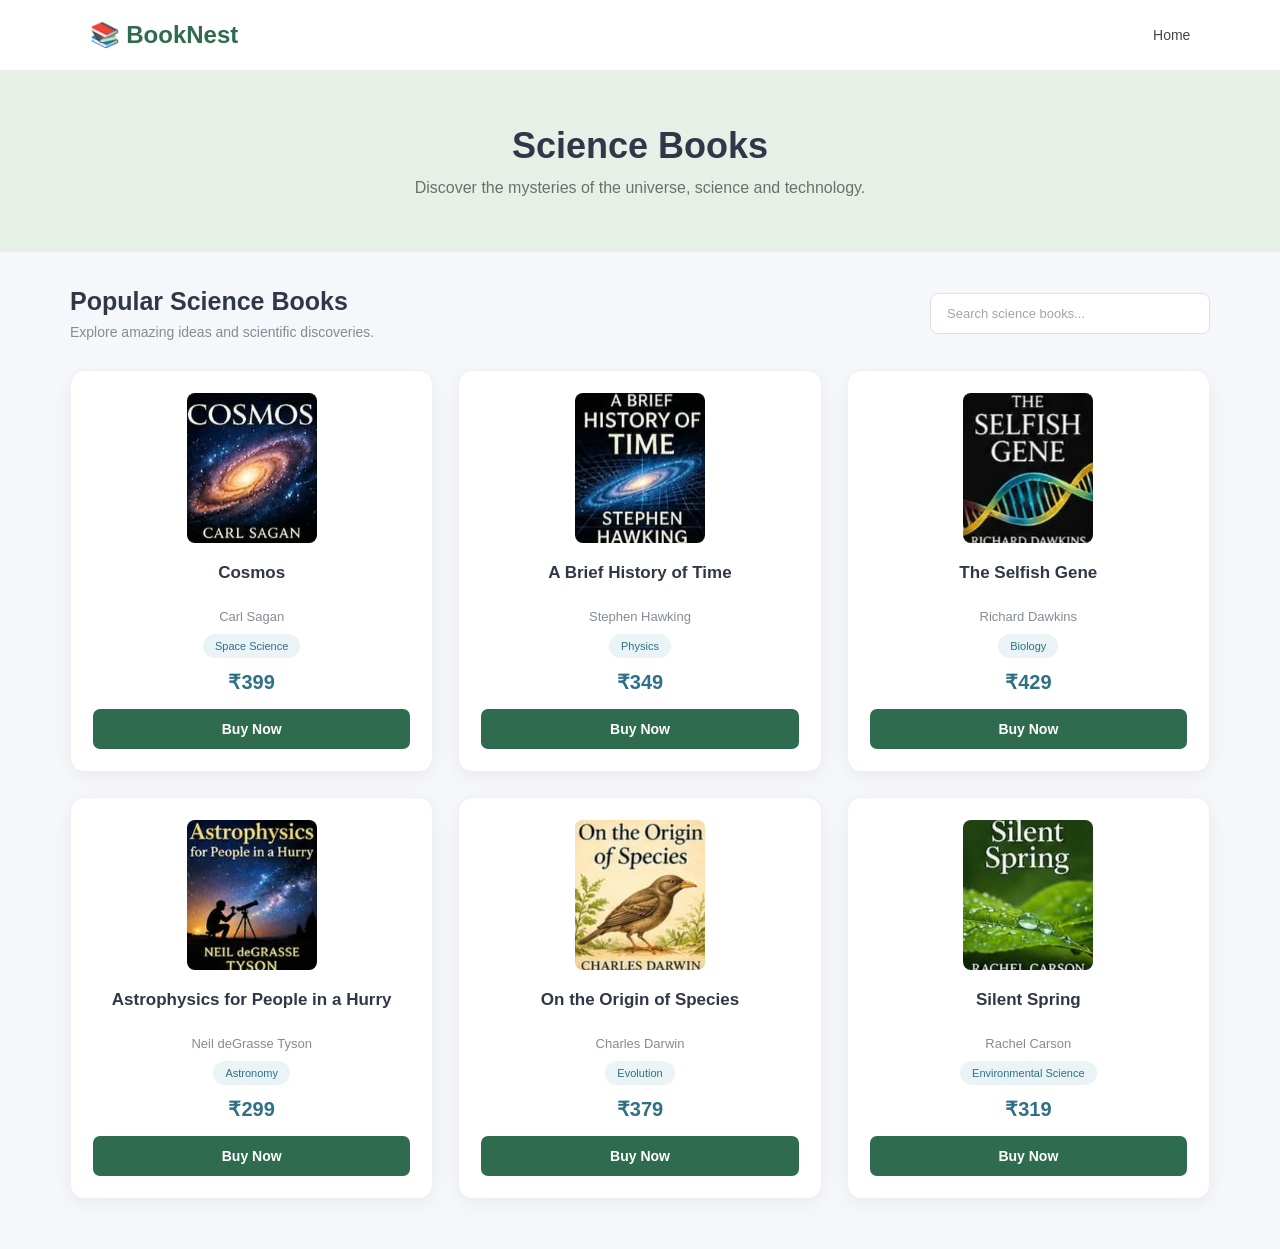
<file: html/science.html>
<!DOCTYPE html>
<html lang="en">
<head>
    <meta charset="UTF-8">
    <meta name="viewport" content="width=device-width, initial-scale=1.0">

    <title>BookNest | Science Books</title>

    <link rel="stylesheet" href="../css/science.css">
</head>

<body>

<header class="navbar">
    <h2>📚 BookNest</h2>

    <nav>
        <a href="index.html">Home</a>
        
    </nav>
</header>

<section class="hero">
    <h1>Science Books</h1>

    <p>
        Discover the mysteries of the universe, science and technology.
    </p>
</section>

<section class="books-section">

    <div class="section-heading">
        <div>
            <h2>Popular Science Books</h2>
            <p>Explore amazing ideas and scientific discoveries.</p>
        </div>

        <input
            type="text"
            id="searchInput"
            placeholder="Search science books..."
        >
    </div>

    <div class="book-container" id="bookContainer">

        <!-- Book 1 -->
        <div class="book-card">
            <div class="book-cover cover1">
                <img src="../images/cosmos.jpeg" alt="Cosmos book">
            </div>

            <h3>Cosmos</h3>
            <p>Carl Sagan</p>
            <span>Space Science</span>
            <h4>₹399</h4>

            <button class="buy-btn"
                onclick="buyBook('Cosmos','Carl Sagan',399,'../images/cosmos.jpeg','Space Science')">
                Buy Now
            </button>
        </div>

        <!-- Book 2 -->
        <div class="book-card">
            <div class="book-cover cover2">
                <img src="../images/history.jpeg"
                     alt="A Brief History of Time book">
            </div>

            <h3>A Brief History of Time</h3>
            <p>Stephen Hawking</p>
            <span>Physics</span>
            <h4>₹349</h4>

            <button class="buy-btn"
                onclick="buyBook('A Brief History of Time','Stephen Hawking',349,'../images/history.jpeg','Physics')">
                Buy Now
            </button>
        </div>

        <!-- Book 3 -->
        <div class="book-card">
            <div class="book-cover cover3">
                <img src="../images/selfish.jpeg"
                     alt="The Selfish Gene book">
            </div>

            <h3>The Selfish Gene</h3>
            <p>Richard Dawkins</p>
            <span>Biology</span>
            <h4>₹429</h4>

            <button class="buy-btn"
                onclick="buyBook('The Selfish Gene','Richard Dawkins',429,'../images/selfish.jpeg','Biology')">
                Buy Now
            </button>
        </div>

        <!-- Book 4 -->
        <div class="book-card">
            <div class="book-cover cover4">
                <img src="../images/astrophysics.jpeg"
                     alt="Astrophysics for People in a Hurry book">
            </div>

            <h3>Astrophysics for People in a Hurry</h3>
            <p>Neil deGrasse Tyson</p>
            <span>Astronomy</span>
            <h4>₹299</h4>

            <button class="buy-btn"
                onclick="buyBook('Astrophysics for People in a Hurry','Neil deGrasse Tyson',299,'../images/astrophysics.jpeg','Astronomy')">
                Buy Now
            </button>
        </div>

        <!-- Book 5 -->
        <div class="book-card">
            <div class="book-cover cover5">
                <img src="../images/origin.jpeg"
                     alt="On the Origin of Species book">
            </div>

            <h3>On the Origin of Species</h3>
            <p>Charles Darwin</p>
            <span>Evolution</span>
            <h4>₹379</h4>

            <button class="buy-btn"
                onclick="buyBook('On the Origin of Species','Charles Darwin',379,'../images/origin.jpeg','Evolution')">
                Buy Now
            </button>
        </div>

        <!-- Book 6 -->
        <div class="book-card">
            <div class="book-cover cover6">
                <img src="../images/silent.jpeg"
                     alt="Silent Spring book">
            </div>

            <h3>Silent Spring</h3>
            <p>Rachel Carson</p>
            <span>Environmental Science</span>
            <h4>₹319</h4>

            <button class="buy-btn"
                onclick="buyBook('Silent Spring','Rachel Carson',319,'../images/silent.jpeg','Environmental Science')">
                Buy Now
            </button>
        </div>

    </div>

    <p id="noBooks">No books found.</p>

</section>

<script src="../js/science.js"></script>

</body>
</html>
</file>
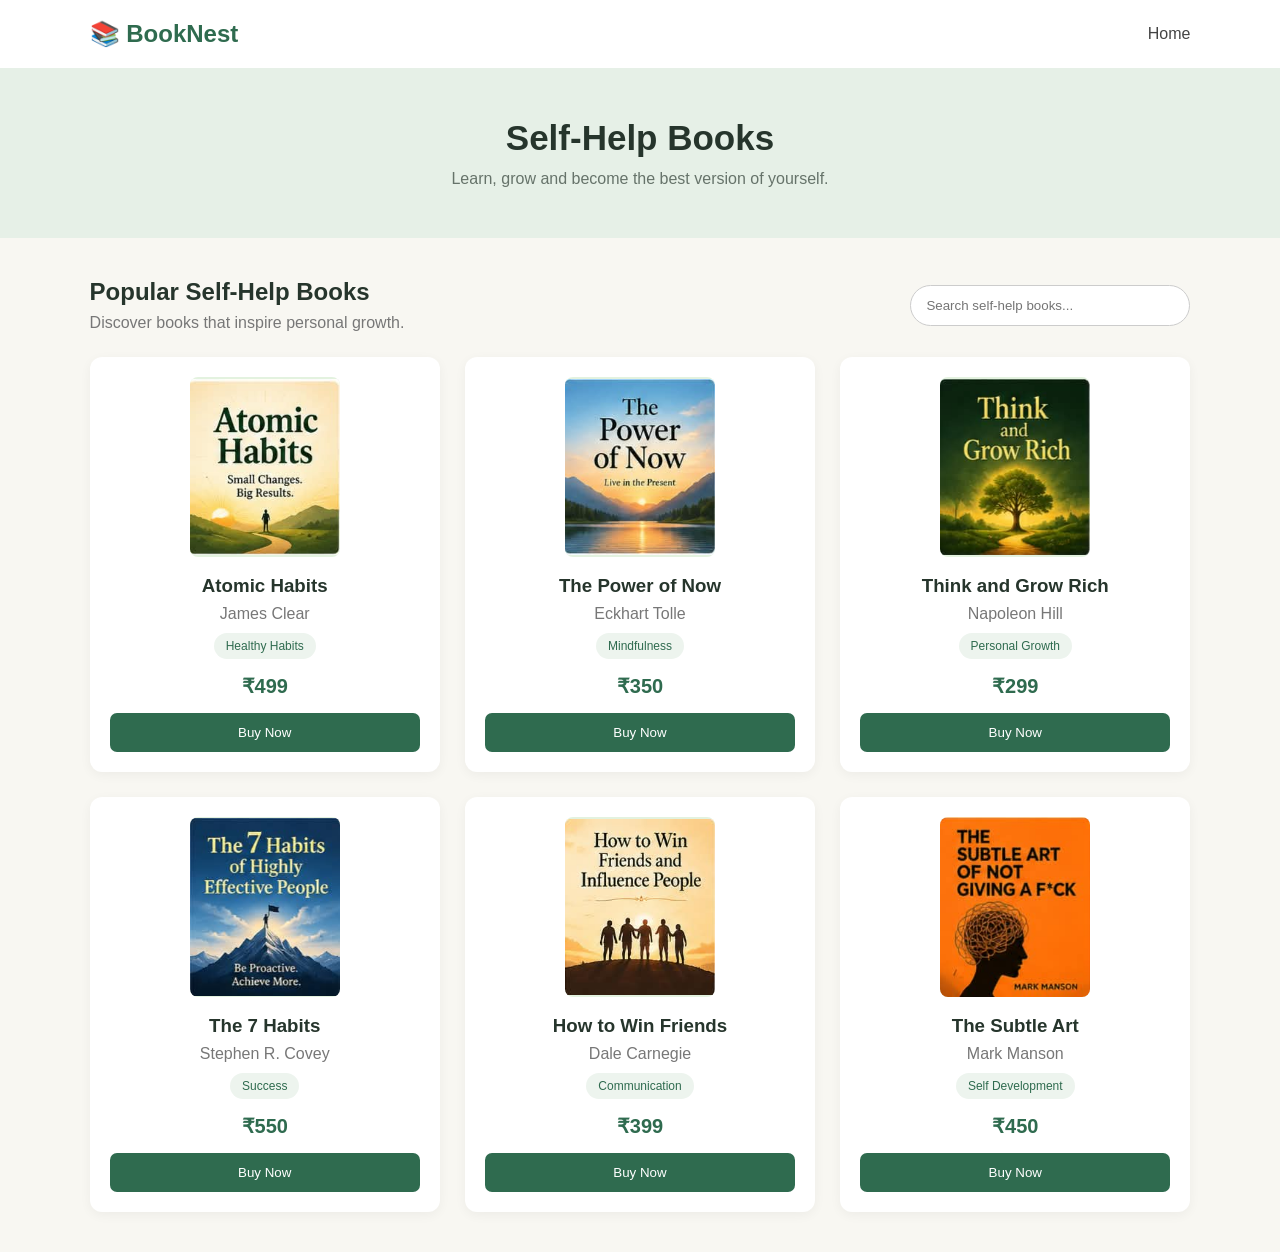
<file: html/selfhelp.html>
<!DOCTYPE html>
<html lang="en">
<head>
    <meta charset="UTF-8">
    <meta name="viewport" content="width=device-width, initial-scale=1.0">
    <title>BookNest | Self-Help Books</title>
    <link rel="stylesheet" href="../css/selfhelp.css">
</head>
<body>

<header class="navbar">
    <h2>📚 BookNest</h2>

    <nav>
        <a href="index.html">Home</a>
        
    </nav>
</header>

<section class="hero">
    <h1>Self-Help Books</h1>
    <p>Learn, grow and become the best version of yourself.</p>
</section>

<section class="book-section">

    <div class="heading">
        <div>
            <h2>Popular Self-Help Books</h2>
            <p>Discover books that inspire personal growth.</p>
        </div>

        <input type="text" id="searchInput"
               placeholder="Search self-help books...">
    </div>

    <div class="book-container">

        <div class="book-card">
            <div class="book-image">
                <img src="../images/atomic3.jpeg" alt="Atomic Habits">
            </div>
            <h3>Atomic Habits</h3>
            <p>James Clear</p>
            <span>Healthy Habits</span>
            <h4>₹499</h4>
            <button class="cart-btn"  onclick="buyBook('Atomic Habits','James Clear',499,'../images/atomic1.jpg','Healthy Habits')">Buy Now</button>
        </div>

        <div class="book-card">
            <div class="book-image">
                <img src="../images/power1.jpeg" alt="The Power of Now">
            </div>
            <h3>The Power of Now</h3>
            <p>Eckhart Tolle</p>
            <span>Mindfulness</span>
            <h4>₹350</h4>
            <button class="cart-btn"  onclick="buyBook('The Power of Now','Eckhart Tolle',350,'../images/power.jpeg','Mindfulness')">Buy Now</button>
        </div>

        <div class="book-card">
            <div class="book-image">
                <img src="../images/think2.jpeg" alt="Think and Grow Rich">
            </div>
            <h3>Think and Grow Rich</h3>
            <p>Napoleon Hill</p>
            <span>Personal Growth</span>
            <h4>₹299</h4>
            <button class="cart-btn"  onclick="buyBook('Think and Grow Rich','Napoleon Hill',299,'../images/think.jpeg','Personal Growth')">Buy Now</button>
        </div>

        <div class="book-card">
            <div class="book-image">
                <img src="../images/habit.jpeg" alt="The 7 Habits">
            </div>
            <h3>The 7 Habits</h3>
            <p>Stephen R. Covey</p>
            <span>Success</span>
            <h4>₹550</h4>
            <button class="cart-btn"  onclick="buyBook('The 7 Habits','Stephen R. Covey',550,'../images/habit.jpeg','Success')">Buy Now</button>
        </div>

        <div class="book-card">
            <div class="book-image">
                <img src="../images/win.jpeg"
                     alt="How to Win Friends and Influence People">
            </div>
            <h3>How to Win Friends</h3>
            <p>Dale Carnegie</p>
            <span>Communication</span>
            <h4>₹399</h4>
            <button class="cart-btn"  onclick="buyBook('How to Win Friends','Dale Carnegie',399,'../images/win.jpeg','Communication')">Buy Now</button>
        </div>

        <div class="book-card">
            <div class="book-image">
                <img src="../images/subtle.jpeg"
                     alt="The Subtle Art of Not Giving a F*ck">
            </div>
            <h3>The Subtle Art</h3>
            <p>Mark Manson</p>
            <span>Self Development</span>
            <h4>₹450</h4>
            <button class="cart-btn"  onclick="buyBook('The Subtle Art','Mark Manson',450,'../images/subtle.jpeg','Self Development')">Buy Now</button>
        </div>

    </div>

    <p id="noBooks">No books found.</p>

</section>

<script src="../js/selfhelp.js"></script>
</body>
</html>
</file>
<file: css/index.css>
* {
    margin: 0;
    padding: 0;
    box-sizing: border-box;
    font-family: 'Segoe UI', sans-serif;
}

html {
    scroll-behavior: smooth;
}

body {
    background: #f8f7f2;
    color: #244b3c;
}

/* Navbar */

.navbar {
    height: 75px;
    padding: 0 6%;
    display: flex;
    justify-content: space-between;
    align-items: center;
    background: white;
    border-bottom: 1px solid #eeeeea;
    position: sticky;
    top: 0;
    z-index: 100;
}

.logo {
    display: flex;
    align-items: center;
    gap: 10px;
}

.logo span {
    font-size: 27px;
}

.logo h2 {
    font-size: 24px;
    color: #244b3c;
}

nav {
    display: flex;
    gap: 30px;
}

nav a {
    text-decoration: none;
    color: #777;
    font-size: 13px;
    font-weight: 500;
}

nav a:hover,
nav a.active {
    color: #244b3c;
    font-weight: 700;
}

.nav-right {
    display: flex;
    align-items: center;
    gap: 18px;
}

.search-box {
    display: flex;
    align-items: center;
    gap: 8px;
    background: #f5f5f0;
    border-radius: 20px;
    padding: 9px 14px;
}

.search-box span {
    font-size: 22px;
}

.search-box input {
    width: 120px;
    border: none;
    outline: none;
    background: transparent;
    font-size: 12px;
}

.cart {
    text-decoration: none;
    font-size: 20px;
}

.logout {
    text-decoration: none;
    background: #244b3c;
    color: white;
    padding: 10px 17px;
    border-radius: 7px;
    font-size: 12px;
}

/* Hero */

.hero {
    min-height: 370px;
    margin: 25px 6% 0;
    background: #eaece2;
    border-radius: 15px;
    display: flex;
    justify-content: space-between;
    align-items: center;
    padding: 40px 55px;
    overflow: hidden;
}

.hero-content {
    width: 52%;
}

.subtitle {
    color: #a17d43;
    font-size: 10px;
    letter-spacing: 2px;
    font-weight: 700;
    margin-bottom: 15px;
}

.hero h1 {
    font-size: 42px;
    line-height: 1.15;
    color: #244b3c;
    margin-bottom: 13px;
}

.hero h1 span {
    color: #b18b52;
}

.hero-description {
    font-size: 13px;
    line-height: 1.7;
    color: #777;
    max-width: 360px;
    margin-bottom: 22px;
}

.hero-buttons {
    display: flex;
    align-items: center;
    gap: 12px;
}

.primary-btn {
    text-decoration: none;
    background: #244b3c;
    color: white;
    padding: 12px 20px;
    border-radius: 7px;
    font-size: 12px;
}

.primary-btn:hover {
    background: #18382c;
}

.secondary-btn {
    text-decoration: none;
    color: #244b3c;
    border: 1px solid #244b3c;
    padding: 11px 18px;
    border-radius: 7px;
    font-size: 12px;
}

.stats {
    display: flex;
    gap: 35px;
    margin-top: 30px;
}

.stats h3 {
    font-size: 20px;
}

.stats p {
    font-size: 11px;
    color: #777;
    margin-top: 4px;
}

/* Hero Illustration */

.hero-image {
    width: 40%;
    height: 300px;
    position: relative;
    display: flex;
    justify-content: center;
    align-items: center;
}

.circle {
    width: 250px;
    height: 250px;
    border-radius: 50%;
    background: #d7dfcd;
    position: absolute;
}

.hero-book {
    position: absolute;
    width: 115px;
    height: 175px;
    border-radius: 4px 9px 9px 4px;
    padding: 15px 12px;
    box-shadow: 5px 8px 15px rgba(0,0,0,0.15);
    display: flex;
    flex-direction: column;
    justify-content: center;
    text-align: center;
}

.hero-book span {
    font-size: 7px;
    letter-spacing: 2px;
}

.hero-book h2 {
    font-size: 19px;
    line-height: 1.2;
    margin: 12px 0;
}

.hero-book p {
    font-size: 7px;
}

.book-a {
    background: #bd8066;
    color: white;
    transform: rotate(-13deg);
    left: 10%;
    top: 20%;
}

.book-b {
    background: #244b3c;
    color: #e8d4a5;
    z-index: 2;
    top: 15%;
    left: 35%;
}

.book-c {
    background: #e9e3d5;
    color: #244b3c;
    transform: rotate(13deg);
    right: 2%;
    top: 25%;
}

/* Common Sections */

.section {
    margin: 65px 6%;
}

.section-heading {
    display: flex;
    justify-content: space-between;
    align-items: center;
    margin-bottom: 25px;
}

.section-label {
    color: #b18b52;
    font-size: 10px;
    letter-spacing: 2px;
    font-weight: 700;
    margin-bottom: 7px;
}

.section-heading h2 {
    font-size: 27px;
    color: #244b3c;
}

.view-all {
    color: #244b3c;
    text-decoration: none;
    font-size: 13px;
    font-weight: 600;
}

/* Categories */

.category-grid {
    display: grid;
    grid-template-columns: repeat(6, 1fr);
    gap: 18px;
}

.category-card {
    background: white;
    border: 1px solid #eeeeea;
    border-radius: 12px;
    padding: 25px 12px;
    text-align: center;
    text-decoration: none;
    transition: 0.3s;
}

.category-card:hover {
    transform: translateY(-5px);
    background: #eaece2;
}

.category-card span {
    font-size: 30px;
}

.category-card h3 {
    font-size: 14px;
    color: #244b3c;
    margin: 12px 0 7px;
}

.category-card p {
    font-size: 10px;
    color: #999;
}

/* Popular Books */

.book-list {
    display: grid;
    grid-template-columns: repeat(4, 1fr);
    gap: 20px;
}

.book-card {
    background: white;
    border: 1px solid #eeeeea;
    border-radius: 12px;
    padding: 15px;
    transition: 0.3s;
}

.book-card:hover {
    transform: translateY(-5px);
    box-shadow: 0 8px 20px rgba(0,0,0,0.06);
}

.cover {
    height: 210px;
    border-radius: 7px;
    padding: 20px;
    display: flex;
    flex-direction: column;
    justify-content: center;
    align-items: center;
    text-align: center;
}

.cover span {
    font-size: 8px;
    letter-spacing: 2px;
    margin-bottom: 15px;
}

.cover h3 {
    font-size: 25px;
    line-height: 1.2;
}

.cover p {
    font-size: 10px;
    margin-top: 15px;
}

.cover-one {
    background: #dce5d6;
    color: #244b3c;
}

.cover-two {
    background: #d7e1ed;
    color: #2c4661;
}

.cover-three {
    background: #f0ded0;
    color: #814e37;
}

.cover-four {
    background: #e5dfed;
    color: #55406f;
}

.book-info {
    padding: 15px 3px 3px;
}

.book-info h3 {
    font-size: 14px;
    color: #244b3c;
    margin-bottom: 7px;
}

.book-info p {
    font-size: 11px;
    color: #999;
}

.price {
    font-size: 15px;
    color: #244b3c;
    font-weight: 700;
    margin-top: 10px;
}

.price span {
    font-size: 11px;
    color: #aaa;
    text-decoration: line-through;
    margin-left: 5px;
    font-weight: 400;
}

.add-cart {
    width: 100%;
    margin-top: 12px;
    padding: 10px;
    border: 1px solid #244b3c;
    background: white;
    color: #244b3c;
    border-radius: 6px;
    cursor: pointer;
    font-size: 12px;
    transition: 0.3s;
}

.add-cart:hover {
    background: #244b3c;
    color: white;
}


/* Best Sellers */

.bestsellers {
    background: #eeeee5;
    padding: 35px;
    border-radius: 15px;
}

.best-grid {
    display: grid;
    grid-template-columns: repeat(4, 1fr);
    gap: 20px;
}

.best-card {
    display: flex;
    align-items: center;
    gap: 15px;
    background: white;
    padding: 15px;
    border-radius: 10px;
}

.best-cover {
    width: 95px;
    height: 130px;
    flex-shrink: 0;
    display: flex;
    flex-direction: column;
    justify-content: center;
    align-items: center;
    text-align: center;
    padding: 10px;
    border-radius: 4px;
}

.best-cover h3 {
    font-size: 17px;
    line-height: 1.2;
}

.best-cover p {
    font-size: 8px;
    margin-top: 10px;
}

.best-one {
    background: #d7e1d0;
    color: #244b3c;
}

.best-two {
    background: #e8d6b7;
    color: #654b2c;
}

.best-three {
    background: #c7d3e2;
    color: #2c4661;
}

.best-four {
    background: #ded4e8;
    color: #55406f;
}

.best-info h3 {
    font-size: 13px;
    margin-bottom: 8px;
}

.best-info p {
    color: #d4a64e;
    font-size: 12px;
    margin-bottom: 8px;
}

.best-info h4 {
    font-size: 15px;
}

/* Offer Banner */

.offer {
    min-height: 260px;
    background: #244b3c;
    color: white;
    border-radius: 15px;
    display: flex;
    justify-content: space-between;
    align-items: center;
    padding: 40px 60px;
}

.offer-content > p {
    font-size: 10px;
    letter-spacing: 2px;
    color: #d6c49a;
    margin-bottom: 15px;
}

.offer h2 {
    font-size: 35px;
    line-height: 1.2;
    margin-bottom: 15px;
}

.offer h3 {
    font-size: 15px;
    color: #e8d4a5;
    margin-bottom: 25px;
}

.offer-btn {
    display: inline-block;
    text-decoration: none;
    background: #e8d4a5;
    color: #244b3c;
    padding: 12px 25px;
    border-radius: 7px;
    font-size: 13px;
    font-weight: 700;
}

.offer-icon {
    font-size: 120px;
    margin-right: 70px;
}

/* New Arrivals */

.new-grid {
    display: grid;
    grid-template-columns: repeat(4, 1fr);
    gap: 20px;
}

.new-card {
    background: white;
    padding: 15px;
    border-radius: 12px;
    border: 1px solid #eeeeea;
}

.new-cover {
    height: 200px;
    display: flex;
    align-items: center;
    justify-content: center;
    text-align: center;
    border-radius: 7px;
}

.new-cover h3 {
    font-size: 25px;
    line-height: 1.2;
}

.new-one {
    background: #e2d5c4;
    color: #654b2c;
}

.new-two {
    background: #cbdce2;
    color: #244b3c;
}

.new-three {
    background: #ded4e8;
    color: #55406f;
}

.new-four {
    background: #d7e1d0;
    color: #244b3c;
}

.new-info {
    padding: 15px 3px 5px;
}

.new-info h3 {
    font-size: 14px;
    margin-bottom: 7px;
}

.new-info p {
    font-size: 11px;
    color: #999;
}

.new-info h4 {
    font-size: 15px;
    margin-top: 10px;
}

/* Why BookNest */

.why {
    background: white;
    padding: 45px;
    border-radius: 15px;
    border: 1px solid #eeeeea;
}

.why-heading {
    text-align: center;
    margin-bottom: 35px;
}

.why-heading h2 {
    font-size: 28px;
    margin-bottom: 12px;
}

.why-heading > p:last-child {
    color: #888;
    font-size: 13px;
}

.why-grid {
    display: grid;
    grid-template-columns: repeat(4, 1fr);
    gap: 25px;
}

.why-card {
    text-align: center;
}

.why-card span {
    font-size: 35px;
}

.why-card h3 {
    font-size: 15px;
    margin: 15px 0 10px;
}

.why-card p {
    font-size: 12px;
    line-height: 1.7;
    color: #888;
}

/* Reviews */

.review-grid {
    display: grid;
    grid-template-columns: repeat(3, 1fr);
    gap: 20px;
}

.review-card {
    background: white;
    padding: 25px;
    border: 1px solid #eeeeea;
    border-radius: 12px;
}

.stars {
    color: #d4a64e;
    font-size: 15px;
    margin-bottom: 15px;
}

.review-text {
    font-size: 13px;
    line-height: 1.8;
    color: #777;
    margin-bottom: 20px;
}

.review-user {
    display: flex;
    align-items: center;
    gap: 12px;
}

.avatar {
    width: 40px;
    height: 40px;
    border-radius: 50%;
    background: #eaece2;
    display: flex;
    align-items: center;
    justify-content: center;
    font-size: 17px;
    font-weight: 700;
}

.review-user h3 {
    font-size: 13px;
}

.review-user p {
    font-size: 10px;
    color: #999;
    margin-top: 4px;
}

/* Newsletter */

.newsletter {
    margin: 65px 6%;
    background: #eaece2;
    padding: 45px 55px;
    border-radius: 15px;
    display: flex;
    justify-content: space-between;
    align-items: center;
    gap: 30px;
}

.newsletter h2 {
    font-size: 30px;
    margin-bottom: 10px;
}

.newsletter p:not(.section-label) {
    font-size: 13px;
    color: #777;
    line-height: 1.7;
    max-width: 400px;
}

.newsletter form {
    display: flex;
    background: white;
    padding: 5px;
    border-radius: 8px;
    min-width: 350px;
}

.newsletter input {
    flex: 1;
    border: none;
    outline: none;
    padding: 12px;
    font-size: 12px;
    min-width: 0;
}

.newsletter button {
    border: none;
    background: #244b3c;
    color: white;
    padding: 12px 18px;
    border-radius: 6px;
    cursor: pointer;
    font-size: 12px;
}

/* Footer */

.footer {
    background: #18382c;
    color: white;
    padding: 55px 6% 20px;
}

.footer-grid {
    display: grid;
    grid-template-columns: 2fr 1fr 1fr 1.5fr;
    gap: 40px;
    margin-bottom: 40px;
}

.footer .logo h2 {
    color: white;
}

.footer-about > p {
    font-size: 12px;
    color: #c2d0c6;
    line-height: 1.8;
    max-width: 250px;
    margin-top: 20px;
}

.footer-grid h3 {
    font-size: 14px;
    margin-bottom: 20px;
}

.footer-grid a {
    display: block;
    color: #c2d0c6;
    text-decoration: none;
    font-size: 12px;
    margin-bottom: 13px;
}

.footer-grid a:hover {
    color: #e8d4a5;
}

.footer-grid > div > p {
    font-size: 12px;
    color: #c2d0c6;
    margin-bottom: 15px;
}

.footer-bottom {
    border-top: 1px solid #466052;
    padding-top: 20px;
    display: flex;
    justify-content: space-between;
    color: #c2d0c6;
    font-size: 11px;
}

/* Responsive Design */

@media (max-width: 1000px) {

    .navbar {
        padding: 0 3%;
    }

    nav {
        gap: 15px;
    }

    .hero,
    .section,
    .newsletter {
        margin-left: 3%;
        margin-right: 3%;
    }

    .category-grid {
        grid-template-columns: repeat(3, 1fr);
    }

    .book-list,
    .best-grid,
    .new-grid {
        grid-template-columns: repeat(2, 1fr);
    }

    .why-grid {
        grid-template-columns: repeat(2, 1fr);
    }

    .footer-grid {
        grid-template-columns: repeat(2, 1fr);
    }

}

/* Mobile */

@media (max-width: 650px) {

    nav {
        display: none;
    }

    .navbar {
        height: 65px;
        padding: 0 15px;
    }

    .search-box input {
        width: 80px;
    }

    .nav-right {
        gap: 10px;
    }

    .logout {
        padding: 8px 12px;
    }

    .hero {
        margin: 15px;
        padding: 30px 25px;
        min-height: 350px;
    }

    .hero-content {
        width: 100%;
    }

    .hero h1 {
        font-size: 32px;
    }

    .hero-image {
        display: none;
    }

    .stats {
        gap: 20px;
    }

    .section {
        margin: 40px 15px;
    }

    .section-heading h2 {
        font-size: 23px;
    }

    .category-grid {
        grid-template-columns: repeat(2, 1fr);
    }

    .book-list,
    .best-grid,
    .new-grid {
        grid-template-columns: repeat(2, 1fr);
        gap: 12px;
    }

    .cover,
    .new-cover {
        height: 160px;
    }

    .bestsellers {
        padding: 20px;
    }

    .best-card {
        flex-direction: column;
        align-items: center;
        text-align: center;
    }

    .offer {
        margin: 40px 15px;
        padding: 30px;
    }

    .offer h2 {
        font-size: 28px;
    }

    .offer-icon {
        display: none;
    }

    .why {
        padding: 25px;
    }

    .why-grid {
        grid-template-columns: repeat(2, 1fr);
    }

    .review-grid {
        grid-template-columns: 1fr;
    }

    .newsletter {
        margin: 40px 15px;
        padding: 30px;
        flex-direction: column;
        align-items: flex-start;
    }

    .newsletter h2 {
        font-size: 25px;
    }

    .newsletter form {
        width: 100%;
        min-width: 0;
    }

    .footer {
        padding: 40px 20px 20px;
    }

    .footer-grid {
        grid-template-columns: repeat(2, 1fr);
        gap: 25px;
    }

    .footer-bottom {
        flex-direction: column;
        gap: 10px;
    }

}
</file>
<file: css/bio.css>
* {
    margin: 0;
    padding: 0;
    box-sizing: border-box;
    font-family: Arial, sans-serif;
}

body {
    background: #f8f7f4;
    color: #252525;
}

/* Navigation */

.navbar {
    display: flex;
    justify-content: space-between;
    align-items: center;
    padding: 20px 7%;
    background: white;
    box-shadow: 0 2px 10px rgba(0, 0, 0, 0.08);
}

.logo {
    color: #27665d;
    font-size: 27px;
}

.navbar nav {
    display: flex;
    gap: 28px;
}

.navbar a {
    text-decoration: none;
    color: #333;
    font-size: 15px;
}

.navbar a:hover,
.navbar a.active {
    color: #27665d;
    font-weight: bold;
}

/* Hero */

.hero {
    text-align: center;
    padding: 55px 20px;
    background: #e6f0e7;
}

.hero h1 {
    font-size: 36px;
    margin-bottom: 12px;
}

.hero p {
    color: #66736a;
}

/* Books section */

.books-section {
    padding: 45px 7%;
}

.section-heading {
    display: flex;
    justify-content: space-between;
    align-items: center;
    gap: 20px;
    margin-bottom: 30px;
}

.section-heading h2 {
    font-size: 28px;
    margin-bottom: 10px;
    color: #214d47;
}

.section-heading p {
    color: #777;
}

#searchInput {
    width: 280px;
    padding: 13px 16px;
    border: 1px solid #ddd;
    border-radius: 8px;
    outline: none;
    font-size: 14px;
}

#searchInput:focus {
    border-color: #57958a;
}

/* Book cards */

.book-container {
    display: grid;
    grid-template-columns: repeat(3, 1fr);
    gap: 28px;
}

.book-card {
    background: white;
    padding: 20px;
    border-radius: 12px;
    text-align: center;
    box-shadow: 0 4px 15px rgba(0, 0, 0, 0.06);
    transition: 0.3s;
}

.book-card:hover {
    transform: translateY(-6px);
    box-shadow: 0 8px 22px rgba(0, 0, 0, 0.12);
}

.book-cover {
    height: 150px;
    width:130px;
    margin:0 auto 18px;
    border-radius: 8px;
    display: flex;
    justify-content: center;
    align-items: center;
    overflow: hidden;
}

.book-cover img {
    width: 100%;
    height: 100%;
    object-fit: contain;
}

.book-card h3 {
    font-size: 18px;
    margin-bottom: 10px;
    color: #214d47;
}

.book-card p {
    color: #777;
    margin-bottom: 12px;
}

.genre {
    display: inline-block;
    background: #e6f0ed;
    color: #27665d;
    padding: 6px 12px;
    border-radius: 20px;
    font-size: 12px;
}

.book-card h4 {
    font-size: 20px;
    margin: 15px 0;
    color: #214d47;
}

.buy-btn {
    width: 100%;
    padding: 12px;
    background:#2f6b4f;
    color: white;
    border: none;
    border-radius: 7px;
    font-size: 15px;
    cursor: pointer;
}

.buy-btn:hover {
    background: #214d38;
}

#noBooks {
    display: none;
    text-align: center;
    margin-top: 30px;
    color: #777;
    font-size: 18px;
}

/* Responsive */

@media (max-width: 900px) {
    .book-container {
        grid-template-columns: repeat(2, 1fr);
    }
}

@media (max-width: 600px) {
    .navbar {
        flex-direction: column;
        gap: 18px;
    }

    .navbar nav {
        gap: 15px;
        flex-wrap: wrap;
        justify-content: center;
    }

    .hero h1 {
        font-size: 30px;
    }

    .section-heading {
        flex-direction: column;
        align-items: stretch;
    }

    #searchInput {
        width: 100%;
    }

    .book-container {
        grid-template-columns: 1fr;
    }
}
</file>
<file: css/cart.css>
* {
    margin: 0;
    padding: 0;
    box-sizing: border-box;
    font-family: Arial, sans-serif;
}

body {
    background: #faf9f7;
    color: #292929;
}

.navbar {
    display: flex;
    justify-content: space-between;
    align-items: center;
    padding: 20px 5%;
    background: white;
    border-bottom: 1px solid #eee;
}

.navbar h2 {
    color: #34394b;
}

.navbar a {
    text-decoration: none;
    color: #34394b;
    font-weight: bold;
}

.cart-container {
    width: 90%;
    max-width: 1200px;
    margin: 35px auto;
}

.cart-container h1 {
    margin-bottom: 25px;
}

.cart-layout {
    display: grid;
    grid-template-columns: 2fr 1fr;
    gap: 25px;
}

.cart-item {
    display: flex;
    align-items: center;
    gap: 20px;
    background: white;
    padding: 20px;
    border: 1px solid #eee;
    border-radius: 10px;
    margin-bottom: 15px;
}

.cart-cover {
    width: 110px;
    height: 145px;
    border-radius: 7px;
    display: flex;
    justify-content: center;
    align-items: center;
    text-align: center;
    padding: 10px;
    font-weight: bold;
}

.cover-blue {
    background: #dce8eb;
    color: #283c4b;
}

.cover-sky {
    background: #d9e9fa;
    color: #293f6c;
}

.cover-pink {
    background: #f1dfe5;
    color: #59404b;
}

.cover-purple {
    background: #dcd9eb;
    color: #35344d;
}

.cart-book-info {
    flex: 1;
}

.cart-book-info h3 {
    margin-bottom: 8px;
}

.cart-book-info p {
    color: #777;
    margin-bottom: 8px;
}

.quantity {
    display: flex;
    align-items: center;
    gap: 12px;
    margin: 10px 0;
}

.quantity button {
    width: 30px;
    height: 30px;
    border: 1px solid #ddd;
    background: white;
    cursor: pointer;
    border-radius: 5px;
}

.remove-btn {
    color: #c0392b;
    border: none;
    background: none;
    cursor: pointer;
    margin-top: 10px;
}

.summary {
    background: white;
    border: 1px solid #eee;
    border-radius: 10px;
    padding: 25px;
    height: fit-content;
}

.summary h2 {
    margin-bottom: 20px;
}

.summary p {
    display: flex;
    justify-content: space-between;
    margin: 15px 0;
    color: #666;
}

.summary h3 {
    display: flex;
    justify-content: space-between;
    margin: 20px 0;
    gap: 10px;
}

.summary button {
    width: 100%;
    padding: 14px;
    border: none;
    background: #303849;
    color: white;
    border-radius: 7px;
    cursor: pointer;
}

.empty-cart {
    background: white;
    padding: 35px;
    border-radius: 10px;
    text-align: center;
}

.empty-cart a {
    display: inline-block;
    margin-top: 15px;
    color: #34394b;
}

@media (max-width: 750px) {
    .cart-layout {
        grid-template-columns: 1fr;
    }

    .cart-item {
        flex-wrap: wrap;
    }
}
</file>
<file: css/corder.css>
* {
    margin: 0;
    padding: 0;
    box-sizing: border-box;
    font-family: Arial, sans-serif;
}

body {
    background: #faf9f7;
    color: #292929;
}

.navbar {
    display: flex;
    justify-content: space-between;
    align-items: center;
    padding: 20px 5%;
    background: white;
    border-bottom: 1px solid #eee;
}

.navbar h2 {
    color: #34394b;
}

.navbar a {
    text-decoration: none;
    color: #34394b;
    font-weight: bold;
}

.checkout-container {
    width: 90%;
    max-width: 1100px;
    margin: 35px auto;
}

.checkout-container h1 {
    margin-bottom: 10px;
}

.subtitle {
    color: #777;
    margin-bottom: 30px;
}

.checkout-layout {
    display: grid;
    grid-template-columns: 1fr 1fr;
    gap: 25px;
    align-items: start;
}

.order-summary,
.customer-form {
    background: white;
    padding: 25px;
    border: 1px solid #eee;
    border-radius: 12px;
}

.order-summary h2,
.customer-form h2 {
    margin-bottom: 20px;
}

.order-book {
    display: flex;
    align-items: center;
    gap: 15px;
    padding: 15px 0;
    border-bottom: 1px solid #eee;
}

.book-cover {
    width: 75px;
    height: 100px;
    background: #e0e8ed;
    color: #34394b;
    display: flex;
    align-items: center;
    justify-content: center;
    text-align: center;
    padding: 8px;
    border-radius: 6px;
    font-size: 12px;
    font-weight: bold;
}

.book-info h3 {
    font-size: 16px;
    margin-bottom: 8px;
}

.book-info p {
    color: #777;
    font-size: 14px;
    margin-bottom: 5px;
}

.total-box {
    margin-top: 20px;
}

.total-box p {
    display: flex;
    justify-content: space-between;
    margin: 12px 0;
    color: #666;
}

.total-box h3 {
    display: flex;
    justify-content: space-between;
    border-top: 1px solid #eee;
    padding-top: 15px;
    margin-top: 15px;
}

.customer-form form label {
    display: block;
    margin: 15px 0 7px;
    font-size: 14px;
    font-weight: bold;
}

.customer-form input[type="text"],
.customer-form input[type="tel"],
.customer-form textarea {
    width: 100%;
    padding: 12px;
    border: 1px solid #ddd;
    border-radius: 6px;
    outline: none;
}

.customer-form textarea {
    height: 90px;
    resize: vertical;
}

.payment-option {
    display: flex;
    align-items: center;
    gap: 10px;
    margin: 12px 0;
}

.payment-option label {
    margin: 0 !important;
    font-weight: normal !important;
}

.upi-box {
    display: none;
    margin-top: 15px;
}

#placeOrderBtn {
    width: 100%;
    padding: 14px;
    margin-top: 25px;
    background: #34394b;
    color: white;
    border: none;
    border-radius: 7px;
    font-size: 16px;
    cursor: pointer;
}

#placeOrderBtn:hover {
    background: #4b536b;
}

.confirmation {
    display: none;
    text-align: center;
    padding: 20px 0;
}

.confirmation h2 {
    color: #218838;
}

.confirmation p {
    margin: 15px 0;
    color: #666;
}

.track-btn,
.continue-btn {
    display: block;
    padding: 13px;
    margin-top: 12px;
    border-radius: 7px;
    text-decoration: none;
}

.track-btn {
    background: #34394b;
    color: white;
}

.continue-btn {
    border: 1px solid #34394b;
    color: #34394b;
}

@media (max-width: 750px) {
    .checkout-layout {
        grid-template-columns: 1fr;
    }
}
</file>
<file: css/fiction.css>
* {
    margin: 0;
    padding: 0;
    box-sizing: border-box;
}

body {
    font-family: Arial, sans-serif;
    background: #f8f7f2;
    color: #26352c;
}

.navbar {
    background: white;
    padding: 20px 7%;
    display: flex;
    justify-content: space-between;
    align-items: center;
    box-shadow: 0 2px 10px #00000010;
}

.navbar h2 {
    color: #2f6b4f;
}

nav a {
    text-decoration: none;
    color: #444;
    margin-left: 25px;
}

nav a:hover {
    color: #2f6b4f;
}

.hero {
    text-align: center;
    padding: 55px 20px;
    background: #e6f0e7;
}

.hero h1 {
    font-size: 36px;
    margin-bottom: 12px;
}

.hero p {
    color: #66736a;
}

.books-section {
    padding: 40px 7%;
}

.section-heading {
    display: flex;
    justify-content: space-between;
    align-items: center;
    margin-bottom: 25px;
    gap: 20px;
}

.section-heading h2 {
    margin-bottom: 8px;
}

.section-heading p {
    color: #777;
}

#searchInput {
    width: 280px;
    padding: 12px 15px;
    border: 1px solid #ccc;
    border-radius: 7px;
    outline: none;
}

#searchInput:focus {
    border-color: #2f6b4f;
}

.book-container {
    display: grid;
    grid-template-columns: repeat(3, 1fr);
    gap: 25px;
}

.book-card {
    background: white;
    padding: 20px;
    border-radius: 12px;
    text-align: center;
    box-shadow: 0 3px 12px #0000000c;
    transition: 0.2s;
}

.book-card:hover {
    transform: translateY(-5px);
    box-shadow: 0 7px 18px #00000015;
}

.book-cover {
    height: 150px;
    width:130px;
    margin:0 auto 18px;
    border-radius: 8px;
    display: flex;
    justify-content: center;
    align-items: center;
    overflow: hidden;
}

.book-cover img {
    width:100%;
    height: 100%;
    object-fit: contain;
    display: block;
}

.cover1 { background: #e9e4f7; }
.cover2 { background: #f5e8d5; }
.cover3 { background: #e3f2df; }
.cover4 { background: #fbe2e7; }
.cover5 { background: #dfeefa; }
.cover6 { background: #eee6d8; }

.book-card h3 {
    font-size: 18px;
    margin-bottom: 8px;
}

.book-card p {
    color: #777;
    margin-bottom: 10px;
}

.book-card span {
    display: inline-block;
    background: #edf4ee;
    color: #2f6b4f;
    padding: 6px 12px;
    border-radius: 20px;
    font-size: 12px;
}

.book-card h4 {
    color: #2f6b4f;
    font-size: 20px;
    margin: 15px 0;
}

.buy-btn {
    width: 100%;
    padding: 12px;
    background: #2f6b4f;
    color: white;
    border: none;
    border-radius: 7px;
    cursor: pointer;
    font-size: 15px;
}

.buy-btn:hover {
    background: #214d38;
}

#noBooks {
    display: none;
    text-align: center;
    color: #777;
    padding: 30px;
}

@media (max-width: 850px) {
    .book-container {
        grid-template-columns: repeat(2, 1fr);
    }
}

@media (max-width: 550px) {
    .navbar {
        flex-direction: column;
        gap: 15px;
    }

    nav a {
        margin: 0 8px;
    }

    .section-heading {
        flex-direction: column;
        align-items: flex-start;
    }

    #searchInput {
        width: 100%;
    }

    .book-container {
        grid-template-columns: 1fr;
    }
}
</file>
<file: css/mystery.css>
* {
    margin: 0;
    padding: 0;
    box-sizing: border-box;
    font-family: Arial, sans-serif;
}

body {
    background: #f8f7f4;
    color: #252525;
}

/* Navigation */

.navbar {
    background: white;
    padding: 20px 7%;
    display: flex;
    justify-content: space-between;
    align-items: center;
    box-shadow: 0 2px 10px #00000010;
}

.navbar h2 {
    color: #2f6b4f;
}

nav a {
    text-decoration: none;
    color: #444;
    margin-left: 25px;
}

nav a:hover {
    color: #2f6b4f;
}

/* Hero section */

.hero {
    text-align: center;
    padding: 55px 20px;
    background: #e6f0e7;
}

.hero h1 {
    font-size: 36px;
    margin-bottom: 12px;
}

.hero p {
    color: #66736a;
}

/* Books section */

.books-section {
    padding: 45px 7%;
}

.section-heading {
    display: flex;
    justify-content: space-between;
    align-items: center;
    gap: 20px;
    margin-bottom: 30px;
}

.section-heading h2 {
    font-size: 28px;
    margin-bottom: 10px;
    color: #30213e;
}

.section-heading p {
    color: #777;
}

#searchInput {
    width: 280px;
    padding: 13px 16px;
    border: 1px solid #ddd;
    border-radius: 8px;
    outline: none;
    font-size: 14px;
}

#searchInput:focus {
    border-color: #75528b;
}

/* Book cards */

.book-container {
    display: grid;
    grid-template-columns: repeat(3, 1fr);
    gap: 28px;
}

.book-card {
    background: white;
    padding: 20px;
    border-radius: 12px;
    text-align: center;
    box-shadow: 0 4px 15px rgba(0, 0, 0, 0.06);
    transition: 0.3s;
}

.book-card:hover {
    transform: translateY(-6px);
    box-shadow: 0 8px 22px rgba(0, 0, 0, 0.12);
}

.book-cover {
    height: 150px;
    width:130px;
    margin:0 auto 18px;
    border-radius: 8px;
    display: flex;
    justify-content: center;
    align-items: center;
    overflow: hidden;
}
.book-cover img {
    width: 100%;
    height: 100%;
    object-fit: contain;
}

.book-card h3 {
    font-size: 18px;
    margin-bottom: 10px;
    color: #30213e;
}

.book-card p {
    color: #777;
    margin-bottom: 12px;
}

.genre {
    display: inline-block;
    background: #f0e8f5;
    color: #684582;
    padding: 6px 12px;
    border-radius: 20px;
    font-size: 12px;
}

.book-card h4 {
    font-size: 20px;
    margin: 15px 0;
    color: #30213e;
}

.buy-btn {
    width: 100%;
    padding: 12px;
    background: #2f6b4f;
    color: white;
    border: none;
    border-radius: 7px;
    font-size: 15px;
    cursor: pointer;
}

.buy-btn:hover {
    background: #214d38;
}

#noBooks {
    display: none;
    text-align: center;
    margin-top: 30px;
    color: #777;
    font-size: 18px;
}

/* Responsive design */

@media (max-width: 900px) {
    .book-container {
        grid-template-columns: repeat(2, 1fr);
    }
}

@media (max-width: 600px) {
    .navbar {
        flex-direction: column;
        gap: 18px;
    }

    .navbar nav {
        gap: 15px;
        flex-wrap: wrap;
        justify-content: center;
    }

    .hero h1 {
        font-size: 30px;
    }

    .section-heading {
        flex-direction: column;
        align-items: stretch;
    }

    #searchInput {
        width: 100%;
    }

    .book-container {
        grid-template-columns: 1fr;
    }
}
</file>
<file: css/romance.css>
* {
    margin: 0;
    padding: 0;
    box-sizing: border-box;
}

body {
    font-family: Arial, sans-serif;
    background: #f8f7f2;
    color: #303746;
}

/* Navbar */
.navbar {
    width: 100%;
    height: 70px;
    background: #ffffff;
    display: flex;
    justify-content: space-between;
    align-items: center;
    padding: 0 7%;
    box-shadow: 0 2px 10px rgba(0, 0, 0, 0.05);
}

.navbar h2 {
    color: #2f6b4f;
}

.navbar nav {
    display: flex;
    gap: 25px;
}

.navbar nav a {
    text-decoration: none;
    color: #444;
    font-size: 14px;
    transition: 0.3s;
}

.navbar nav a:hover {
    color: #b34d75;
}

/* Hero */
.hero {
    text-align: center;
    padding: 55px 20px;
    background: #e6f0e7;
}

.hero h1 {
    font-size: 36px;
    margin-bottom: 12px;
}

.hero p {
    color: #66736a;
}

/* Books Section */
.books-section {
    max-width: 1200px;
    margin: auto;
    padding: 35px 30px 50px;
}

/* Section Heading */
.section-heading {
    display: flex;
    justify-content: space-between;
    align-items: center;
    gap: 20px;
    margin-bottom: 30px;
}

.section-heading h2 {
    font-size: 25px;
    color: #303746;
    margin-bottom: 8px;
}

.section-heading p {
    font-size: 14px;
    color: #858b95;
}

/* Search */
#searchInput {
    width: 280px;
    padding: 12px 16px;
    border: 1px solid #ead8df;
    border-radius: 8px;
    background: #ffffff;
    font-size: 13px;
    outline: none;
    transition: 0.3s;
}

#searchInput:focus {
    border-color: #b34d75;
    box-shadow: 0 0 0 3px rgba(179, 77, 117, 0.1);
}

#searchInput::placeholder {
    color: #a0a5ad;
}

/* Book Grid */
.book-container {
    display: grid;
    grid-template-columns: repeat(3, 1fr);
    gap: 25px;
}

/* Book Card */
.book-card {
    background: #ffffff;
    border-radius: 14px;
    padding: 22px;
    text-align: center;
    border: 1px solid #f1e6eb;
    box-shadow: 0 5px 18px rgba(0, 0, 0, 0.05);
    transition: 0.3s;
}

.book-card:hover {
    transform: translateY(-6px);
    box-shadow: 0 12px 25px rgba(0, 0, 0, 0.09);
}

/* Book Cover */
.book-cover {
    height: 150px;
    width:130px;
    margin:0 auto 18px;
    border-radius: 8px;
    display: flex;
    justify-content: center;
    align-items: center;
    overflow: hidden;
}

.cover1 {
    background: #f5e5eb;
}

.cover2 {
    background: #f9e8e2;
}

.cover3 {
    background: #f0e6f4;
}

.cover4 {
    background: #e8edf7;
}

.cover5 {
    background: #f7e5e8;
}

.cover6 {
    background: #f5eee0;
}

.book-cover img {
    width: 150px;
    height: 200px;
    object-fit: contain;
    transition: 0.3s;
}

.book-card:hover .book-cover img {
    transform: scale(1.04);
}

/* Book Details */
.book-card h3 {
    font-size: 17px;
    color: #303746;
    margin-bottom: 8px;
    min-height: 40px;
    line-height: 1.4;
}

.book-card p {
    font-size: 13px;
    color: #858b95;
    margin-bottom: 10px;
}

.book-card span {
    display: inline-block;
    background:#edf4ee;
    color: #2f6b4f;
    padding: 6px 12px;
    border-radius: 20px;
    font-size: 11px;
    margin-bottom: 12px;
}

/* Price */
.book-card h4 {
    font-size: 20px;
    color: #2f6b4f;
    margin-bottom: 15px;
}

/* Buy Button */
.buy-btn {
    width: 100%;
    padding: 12px;
    background: #2f6b4f;
    color: #ffffff;
    border: none;
    border-radius: 7px;
    font-size: 14px;
    font-weight: bold;
    cursor: pointer;
    transition: 0.3s;
}

.buy-btn:hover {
    background: #214d38;
   
}

/* No Books */
#noBooks {
    display: none;
    text-align: center;
    color: #888;
    font-size: 15px;
    padding: 35px;
}

/* Tablet */
@media (max-width: 900px) {
    .book-container {
        grid-template-columns: repeat(2, 1fr);
    }

    .navbar {
        padding: 0 4%;
    }

    .books-section {
        padding: 30px 20px;
    }
}

/* Mobile */
@media (max-width: 600px) {
    .navbar {
        height: auto;
        min-height: 65px;
        padding: 15px 18px;
        flex-wrap: wrap;
        gap: 12px;
    }

    .navbar h2 {
        font-size: 21px;
    }

    .navbar nav {
        gap: 14px;
    }

    .navbar nav a {
        font-size: 12px;
    }

    .hero {
        min-height: 180px;
    }

    .hero h1 {
        font-size: 28px;
    }

    .hero p {
        font-size: 13px;
    }

    .books-section {
        padding: 25px 15px;
    }

    .section-heading {
        flex-direction: column;
        align-items: flex-start;
    }

    .section-heading h2 {
        font-size: 22px;
    }

    #searchInput {
        width: 100%;
    }

    .book-container {
        grid-template-columns: 1fr;
        gap: 20px;
    }

    .book-card {
        padding: 20px;
    }

    .book-cover {
        height: 200px;
    }

    .book-cover img {
        height: 180px;
    }
}
</file>
<file: css/science.css>
* {
    margin: 0;
    padding: 0;
    box-sizing: border-box;
}

body {
    font-family: Arial, sans-serif;
    background: #f5f7fa;
    color: #303746;
}

/* Navbar */
.navbar {
    width: 100%;
    height: 70px;
    background: #ffffff;
    display: flex;
    justify-content: space-between;
    align-items: center;
    padding: 0 7%;
    box-shadow: 0 2px 10px rgba(0, 0, 0, 0.05);
}

.navbar h2 {
    color: #2f6b4f;
}

.navbar nav {
    display: flex;
    gap: 25px;
}

.navbar nav a {
    text-decoration: none;
    color: #444;
    font-size: 14px;
    font-weight: 500;
    transition: 0.3s;
}

.navbar nav a:hover {
    color: #2e7186;
}

/* Hero Section */
.hero {
    text-align: center;
    padding: 55px 20px;
    background: #e6f0e7;
}

.hero h1 {
    font-size: 36px;
    margin-bottom: 12px;
}

.hero p {
    color: #66736a;
}

/* Books Section */
.books-section {
    max-width: 1200px;
    margin: auto;
    padding: 35px 30px 50px;
}

/* Section Heading */
.section-heading {
    display: flex;
    justify-content: space-between;
    align-items: center;
    gap: 20px;
    margin-bottom: 30px;
}

.section-heading h2 {
    font-size: 25px;
    color: #303746;
    margin-bottom: 8px;
}

.section-heading p {
    font-size: 14px;
    color: #858b95;
}

/* Search Box */
#searchInput {
    width: 280px;
    padding: 12px 16px;
    border: 1px solid #dce1e7;
    border-radius: 8px;
    background: #ffffff;
    font-size: 13px;
    outline: none;
    transition: 0.3s;
}

#searchInput:focus {
    border-color: #2e7186;
    box-shadow: 0 0 0 3px rgba(46, 113, 134, 0.1);
}

#searchInput::placeholder {
    color: #a0a5ad;
}

/* Book Container */
.book-container {
    display: grid;
    grid-template-columns: repeat(3, 1fr);
    gap: 25px;
}

/* Book Card */
.book-card {
    background: #ffffff;
    border-radius: 14px;
    padding: 22px;
    text-align: center;
    box-shadow: 0 5px 18px rgba(0, 0, 0, 0.05);
    border: 1px solid #edf0f3;
    transition: 0.3s;
}

.book-card:hover {
    transform: translateY(-6px);
    box-shadow: 0 12px 25px rgba(0, 0, 0, 0.09);
}

/* Book Cover */
.book-cover {
    height: 150px;
    width:130px;
    margin:0 auto 18px;
    border-radius: 8px;
    display: flex;
    justify-content: center;
    align-items: center;
    overflow: hidden;
}
.cover1 {
    background: #e4f1f4;
}

.cover2 {
    background: #e8eaf5;
}

.cover3 {
    background: #e9f2e6;
}

.cover4 {
    background: #f4e9df;
}

.cover5 {
    background: #f2e8ed;
}

.cover6 {
    background: #e6eeee;
}

.book-cover img {
    width: 150px;
    height: 200px;
    object-fit: contain;
    transition: 0.3s;
}

.book-card:hover .book-cover img {
    transform: scale(1.04);
}

/* Book Details */
.book-card h3 {
    font-size: 17px;
    color: #303746;
    margin-bottom: 8px;
    min-height: 40px;
    line-height: 1.4;
}

.book-card p {
    font-size: 13px;
    color: #858b95;
    margin-bottom: 10px;
}

.book-card span {
    display: inline-block;
    background: #eaf3f5;
    color: #2e7186;
    padding: 6px 12px;
    border-radius: 20px;
    font-size: 11px;
    margin-bottom: 12px;
}

/* Price */
.book-card h4 {
    font-size: 20px;
    color: #2e7186;
    margin-bottom: 15px;
}

/* Buy Button */
.buy-btn {
    width: 100%;
    padding: 12px;
    background: #2f6b4f;;
    color: #ffffff;
    border: none;
    border-radius: 7px;
    font-size: 14px;
    font-weight: bold;
    cursor: pointer;
    transition: 0.3s;
}

.buy-btn:hover {
    background: #214f60;
    transform: translateY(-2px);
}

/* No Books Message */
#noBooks {
    display: none;
    text-align: center;
    color: #888;
    font-size: 15px;
    padding: 35px;
}

/* Tablet */
@media (max-width: 900px) {
    .book-container {
        grid-template-columns: repeat(2, 1fr);
    }

    .navbar {
        padding: 0 4%;
    }

    .books-section {
        padding: 30px 20px;
    }
}

/* Mobile */
@media (max-width: 600px) {
    .navbar {
        height: auto;
        min-height: 65px;
        padding: 15px 18px;
        flex-wrap: wrap;
        gap: 12px;
    }

    .navbar h2 {
        font-size: 21px;
    }

    .navbar nav {
        gap: 14px;
    }

    .navbar nav a {
        font-size: 12px;
    }

    .hero {
        min-height: 180px;
    }

    .hero h1 {
        font-size: 28px;
    }

    .hero p {
        font-size: 13px;
    }

    .books-section {
        padding: 25px 15px;
    }

    .section-heading {
        flex-direction: column;
        align-items: flex-start;
    }

    .section-heading h2 {
        font-size: 22px;
    }

    #searchInput {
        width: 100%;
    }

    .book-container {
        grid-template-columns: 1fr;
        gap: 20px;
    }

    .book-card {
        padding: 20px;
    }

    .book-cover {
        height: 200px;
    }

    .book-cover img {
        height: 180px;
    }
}
</file>
<file: css/selfhelp.css>
* {
    margin: 0;
    padding: 0;
    box-sizing: border-box;
}

body {
    font-family: Arial, sans-serif;
    background: #f8f7f2;
    color: #26352c;
}

.navbar {
    background: white;
    padding: 20px 7%;
    display: flex;
    justify-content: space-between;
    align-items: center;
    box-shadow: 0 2px 10px #00000010;
}

.navbar h2 {
    color: #2f6b4f;
}

nav a {
    text-decoration: none;
    color: #444;
    margin-left: 25px;
}

nav a:hover,
nav a.active {
    color: #2f6b4f;
    font-weight: bold;
}

.hero {
    text-align: center;
    padding: 50px 20px;
    background: #e6f0e7;
}

.hero h1 {
    font-size: 35px;
    margin-bottom: 12px;
}

.hero p {
    color: #66736a;
}

.book-section {
    padding: 40px 7%;
}

.heading {
    display: flex;
    justify-content: space-between;
    align-items: center;
    gap: 20px;
    margin-bottom: 25px;
}

.heading h2 {
    margin-bottom: 8px;
}

.heading p {
    color: #777;
}

#searchInput {
    width: 280px;
    padding: 12px 15px;
    border: 1px solid #ccc;
    border-radius: 25px;
    outline: none;
}

#searchInput:focus {
    border-color: #2f6b4f;
}

.book-container {
    display: grid;
    grid-template-columns: repeat(3, 1fr);
    gap: 25px;
}

.book-card {
    background: white;
    padding: 20px;
    border-radius: 12px;
    text-align: center;
    box-shadow: 0 3px 12px #0000000c;
    transition: 0.2s;
}

.book-card:hover {
    transform: translateY(-5px);
}

.book-image {
    width: 150px;
    height: 180px;
    margin: 0 auto 18px;
    background: #e3f2df;
    overflow: hidden;
    border-radius: 8px;
}

.book-image img {
    width: 100%;
    height: 100%;
    object-fit: contain;
}

.book-card h3 {
    margin-bottom: 8px;
}

.book-card p {
    color: #777;
    margin-bottom: 10px;
}

.book-card span {
    display: inline-block;
    background: #edf4ee;
    color: #2f6b4f;
    padding: 6px 12px;
    border-radius: 20px;
    font-size: 12px;
}

.book-card h4 {
    color: #2f6b4f;
    font-size: 20px;
    margin: 15px 0;
}

.cart-btn {
    width: 100%;
    padding: 12px;
    background: #2f6b4f;
    color: white;
    border: none;
    border-radius: 7px;
    cursor: pointer;
}

.cart-btn:hover {
    background: #214d38;
}

#noBooks {
    display: none;
    text-align: center;
    padding: 30px;
    color: #777;
}

@media (max-width: 850px) {
    .book-container {
        grid-template-columns: repeat(2, 1fr);
    }
}

@media (max-width: 550px) {
    .navbar {
        flex-direction: column;
        gap: 15px;
    }

    nav a {
        margin: 0 8px;
    }

    .heading {
        flex-direction: column;
        align-items: flex-start;
    }

    #searchInput {
        width: 100%;
    }

    .book-container {
        grid-template-columns: 1fr;
    }
}
</file>
